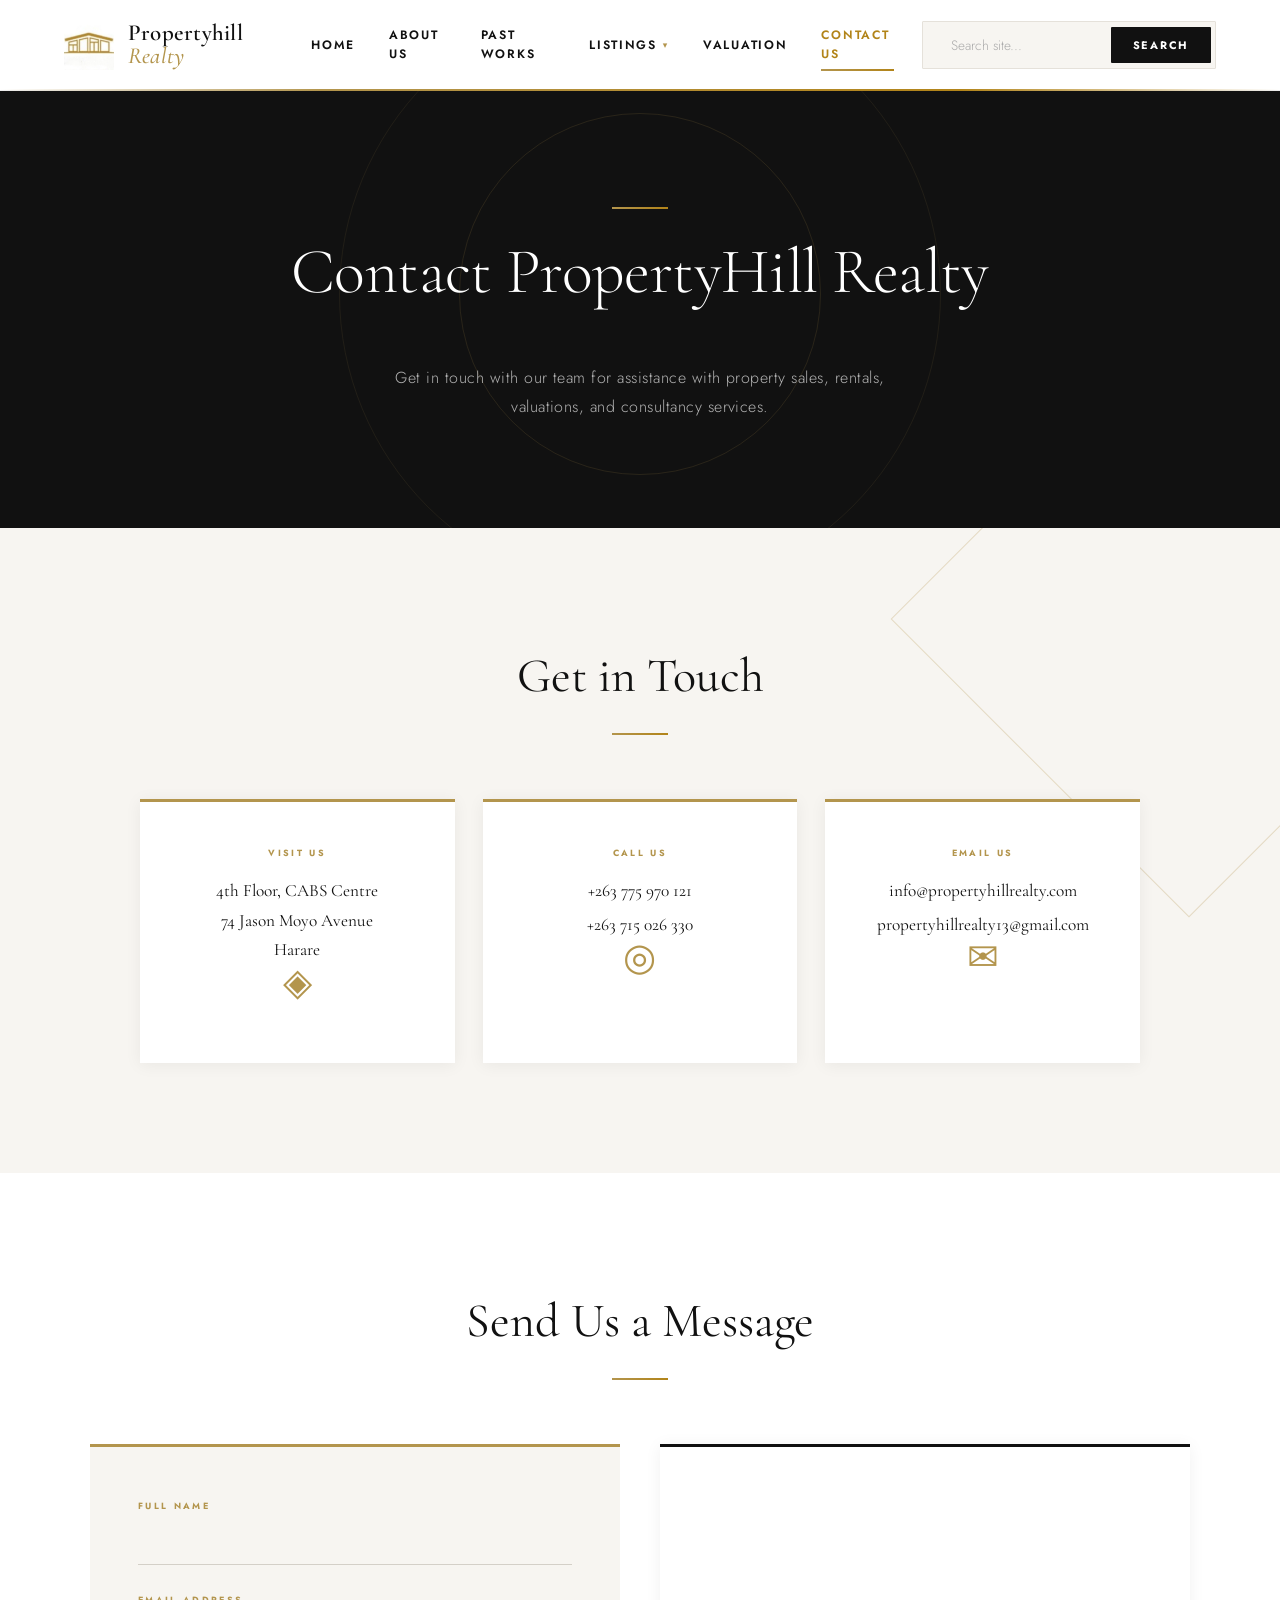
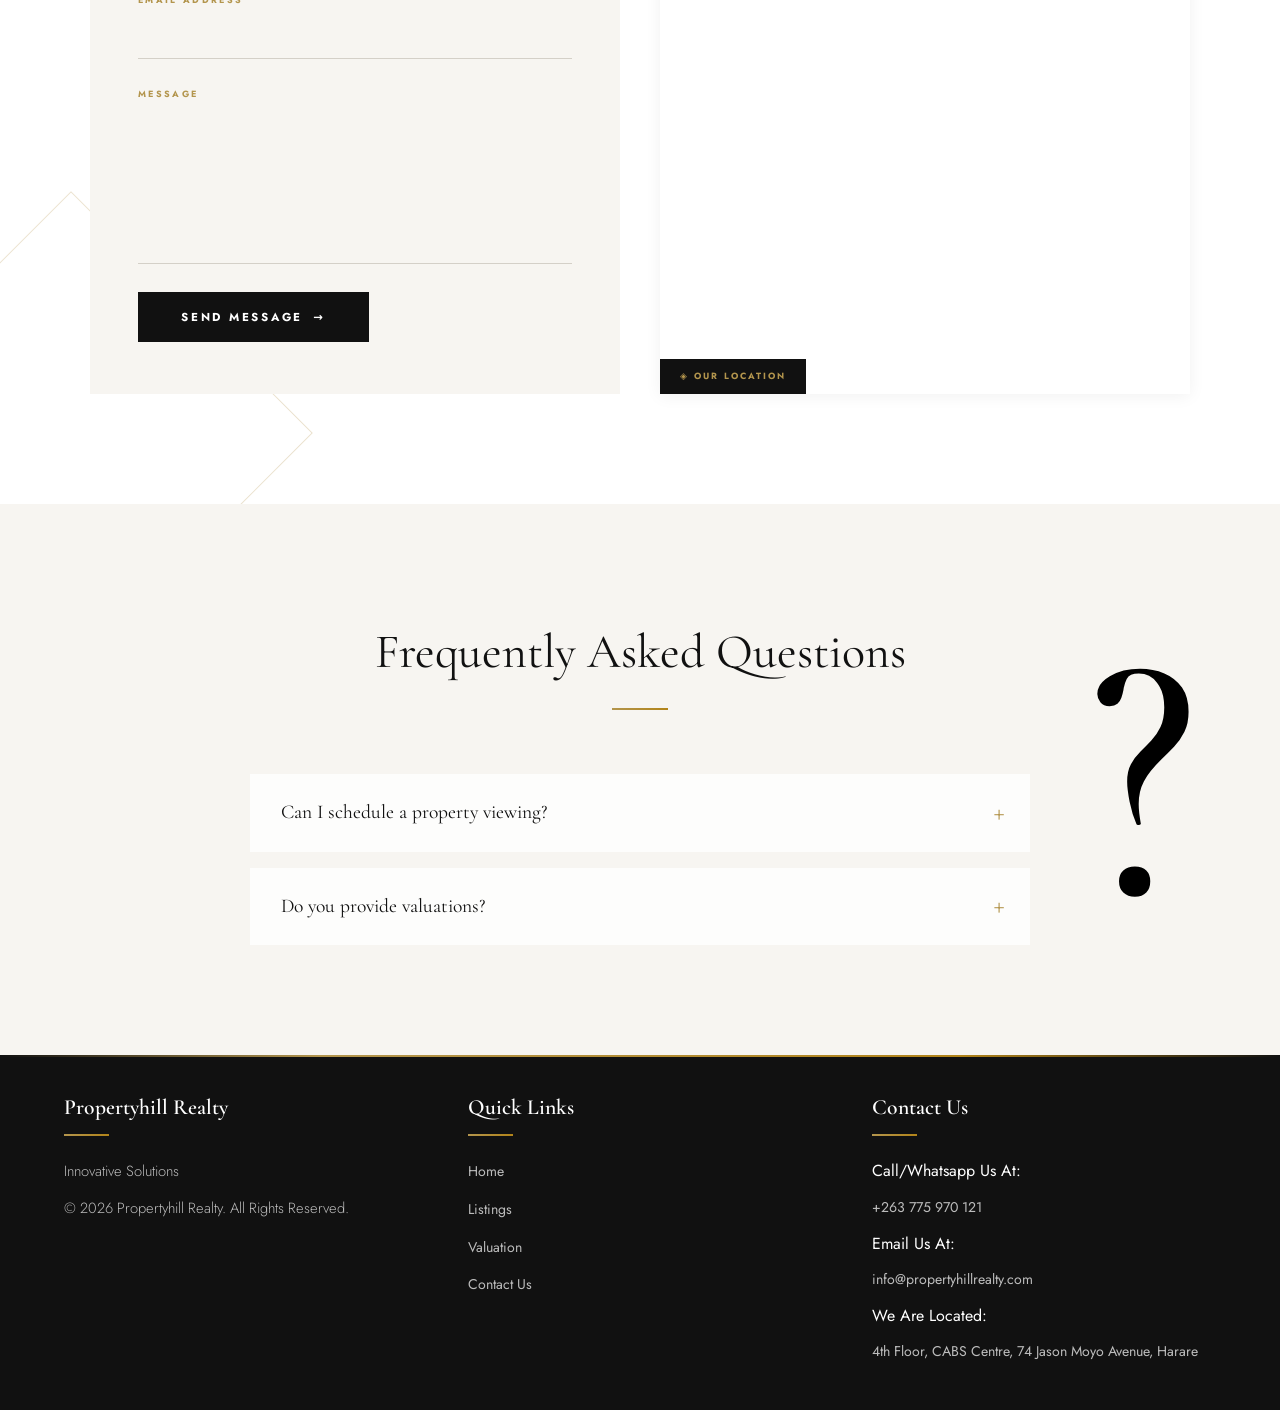
<file: pages/contact.html>
<!DOCTYPE html>
<html lang="en">
    <head>
        <meta charset="UTF-8">
        <meta name="viewport" content="width=device-width, initial-scale=1.0">
        <title>Get in touch</title>
        
        
        <link rel="stylesheet" href="../css/style.css">
        <link rel="stylesheet" href="../css/main/header.css">
        <link rel="stylesheet" href="../css/contact.css">
        <link rel="stylesheet" href="../css/main/footer.css">
    </head>

    <body>
		<!-- Header -->
		<header>
			<nav>
				<div class="logo">
					<a href="../index.html#" class="logo-link">
						<div class="logo-img">
							<img src="../assets/logo.jpeg">
						</div>

						<div class="logo-text">
							Propertyhill <span>Realty</span>
						</div>
					</a>
				</div>

				<ul class="main-nav">
					<li><a href="../index.html#">Home</a></li>

					<li><a href="../pages/about.html">About us</a></li>

					<li><a href="../pages/previous.html">Past Works</a></li>

					<li class="dropdown">
						<span class="drop-trigger">Listings</span>
						<div class="dropdown-menu">
							<a href="../pages/listings.html?type=res&deal=sale">Residential</a>
							<a href="../pages/listings.html?type=com&deal=sale">Commercial</a>
							<a href="../pages/listings.html?type=ind&deal=sale">Industrial</a>
						</div>
					</li>

					<li>
						<a href="../pages/valuation.html">Valuation</a>
					</li>	

					<li>
						<a href="../pages/contact.html" class="active">Contact Us</a>
					</li>
				</ul>
				
				<form class="search-bar" role="search">
				  <input type="search" placeholder="Search site..." />
				  <button type="submit">Search</button>
				</form>
			</nav>
		</header>
        <main>

            <!-- Hero -->
            <section id="contact-hero">
                <h1>Contact PropertyHill Realty</h1>

                <p>
                    Get in touch with our team for assistance with property sales,
                    rentals, valuations, and consultancy services.
                </p>
            </section>

            <!-- Contact Details -->
            <section id="contact-details">
                <h2>Get in Touch</h2>

                <div class="details-grid">

                    <article>
                        <h3>Visit Us</h3>
                        <p>
                            4th Floor, CABS Centre<br>
                            74 Jason Moyo Avenue<br>
                            Harare
                        </p>
                    </article>

                    <article>
                        <h3>Call Us</h3>
                        <p>+263 775 970 121</p>
                        <p>+263 715 026 330</p>
                    </article>

                    <article>
                        <h3>Email Us</h3>
                        <p>info@propertyhillrealty.com</p>
                        <p>propertyhillrealty13@gmail.com</p>
                    </article>

                </div>
            </section>

            <!-- Form + Map -->
            <section id="contact-connect">
                <h2>Send Us a Message</h2>

                <div class="contact-layout">

                    <div class="contact-form">
                        <form>
                            <label for="name">Full Name</label>
                            <input type="text" id="name" required>

                            <label for="email">Email Address</label>
                            <input type="email" id="email" required>

                            <label for="message">Message</label>
                            <textarea id="message" rows="6" required></textarea>

                            <button type="submit">Send Message</button>
                        </form>
                    </div>

                    <div class="contact-map">
                        <iframe
							src="https://www.google.com/maps/embed?pb=!1m18!1m12!1m3!1d949.5445108043032!2d31.050260269574206!3d-17.83028672225725!2m3!1f0!2f0!3f0!3m2!1i1024!2i768!4f13.1!3m3!1m2!1s0x1931a4e67ede4495%3A0xeb8733ccfc7e0612!2sPropertyhill%20Realty!5e0!3m2!1sen!2szw!4v1780395920123!5m2!1sen!2szw"
							width="100%" 
							height="100%" 
							style="border:0;" 
							allowfullscreen="" 
							loading="lazy">
                        </iframe>
                    </div>

                </div>
            </section>

            <!-- FAQ -->
            <section id="contact-faq">
                <h2>Frequently Asked Questions</h2>

                <details>
                    <summary>Can I schedule a property viewing?</summary>
                    <p>Yes, contact us to arrange a viewing.</p>
                </details>

                <details>
                    <summary>Do you provide valuations?</summary>
                    <p>Yes, we offer professional valuation services.</p>
                </details>
            </section>

        </main>
        <!-- Footer -->
		<footer>

			<div>
				<h3>Propertyhill Realty</h3>
				<p>Innovative Solutions</p>
				<p>&copy; 2026 Propertyhill Realty. All Rights Reserved.</p>
			</div>

			<div>
				<h3>Quick Links</h3>

				<ul>
					<li><a href="../index.html#">Home</a></li>
					<li><a href="../pages/listings.html?type=res&deal=sale">Listings</a></li>
					<li><a href="../pages/valuation.html">Valuation</a></li>
					<li><a href="../pages/contact.html">Contact Us</a></li>
				</ul>
			</div>

			<div>
				<h3>Contact Us</h3>

				<span>Call/Whatsapp Us At:</span>
				<p>
					<a href="https://wa.me/263775970121?text=Hi%2C%20I%20am%20interested%20in%20your%20services" target="_blank">+263 775 970 121</a>
				</p>

				<span>Email Us At:</span>
				<p>
					<a href="mailto:info@propertyhillrealty.com">info@propertyhillrealty.com</a>
				</p>

				<span>We Are Located:</span>
				<p>
					<a href="https://maps.google.com/?q=74 Jason Moyo Avenue, Harare" target="_blank">
						4th Floor, CABS Centre, 74 Jason Moyo Avenue, Harare
					</a>
				</p>
			</div>

		</footer>
		<script src="../js/contact.js"></script>
    </body>
</html>
</file>
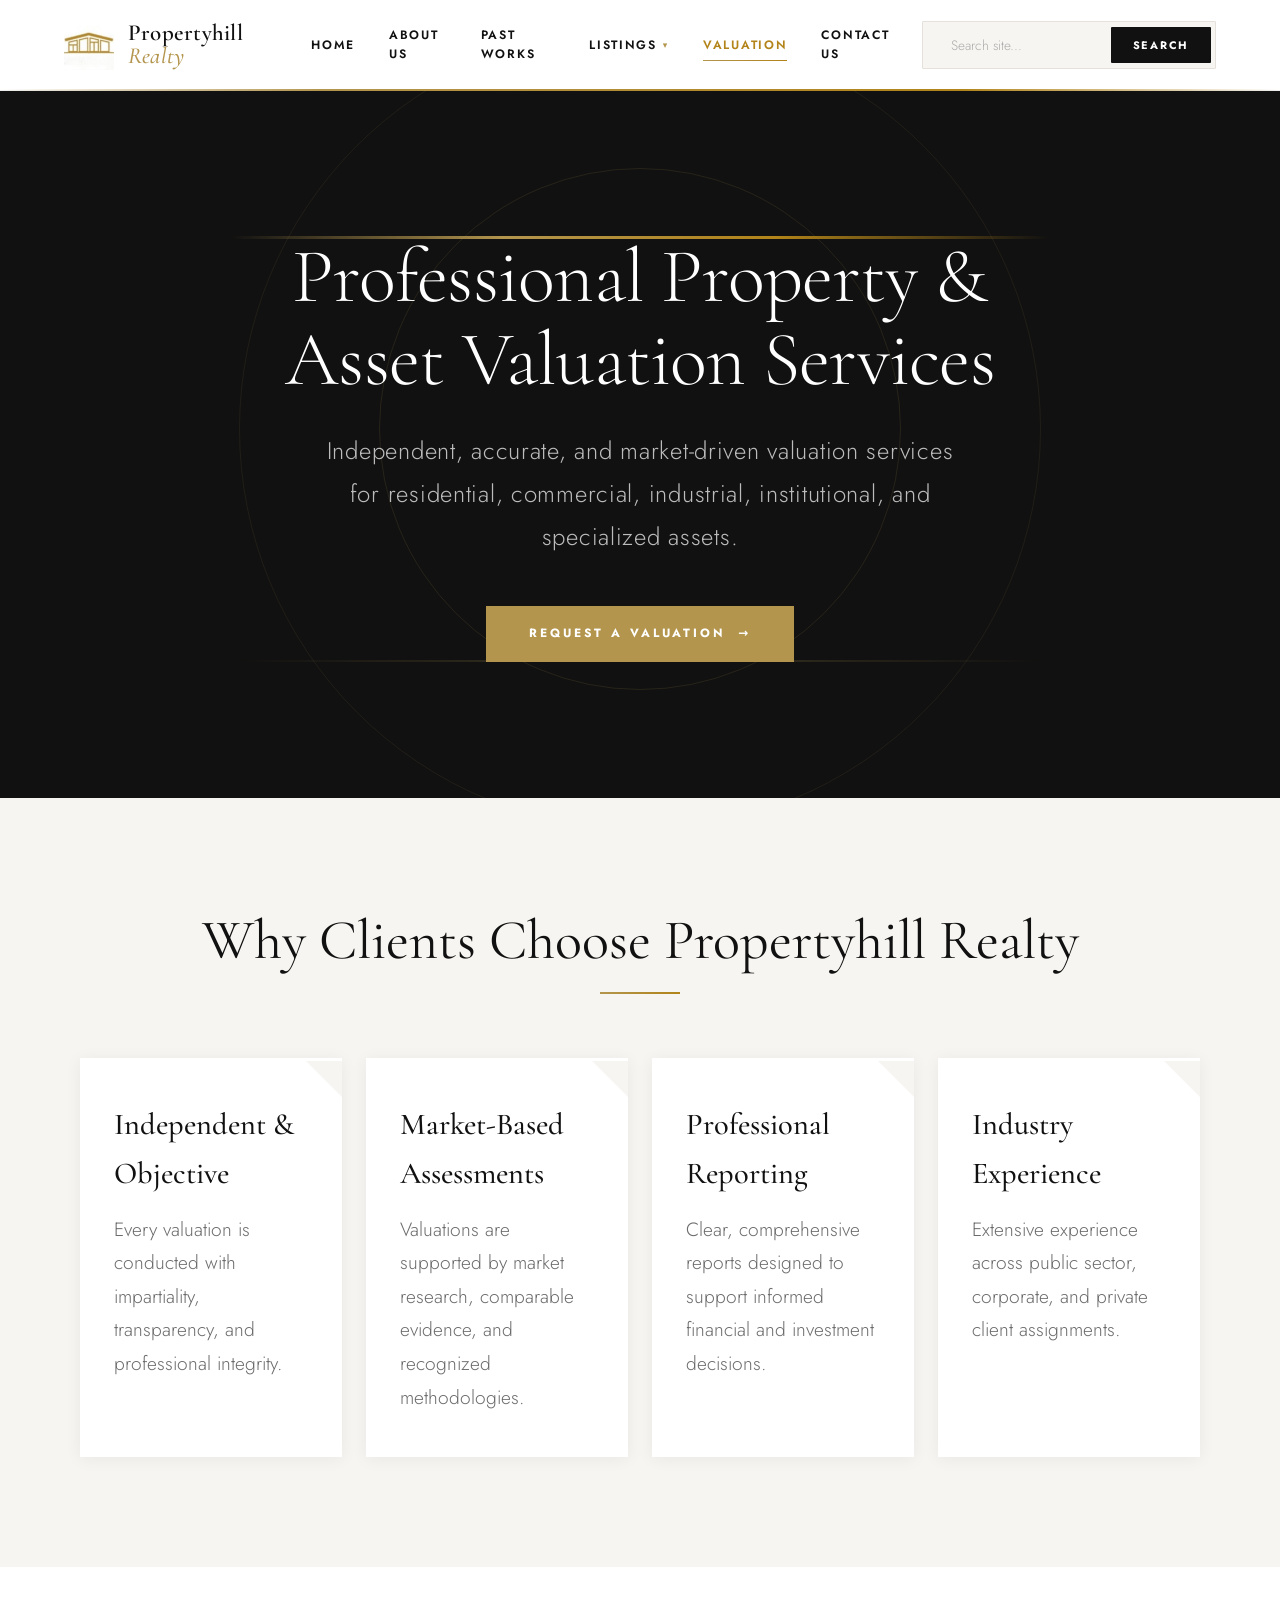
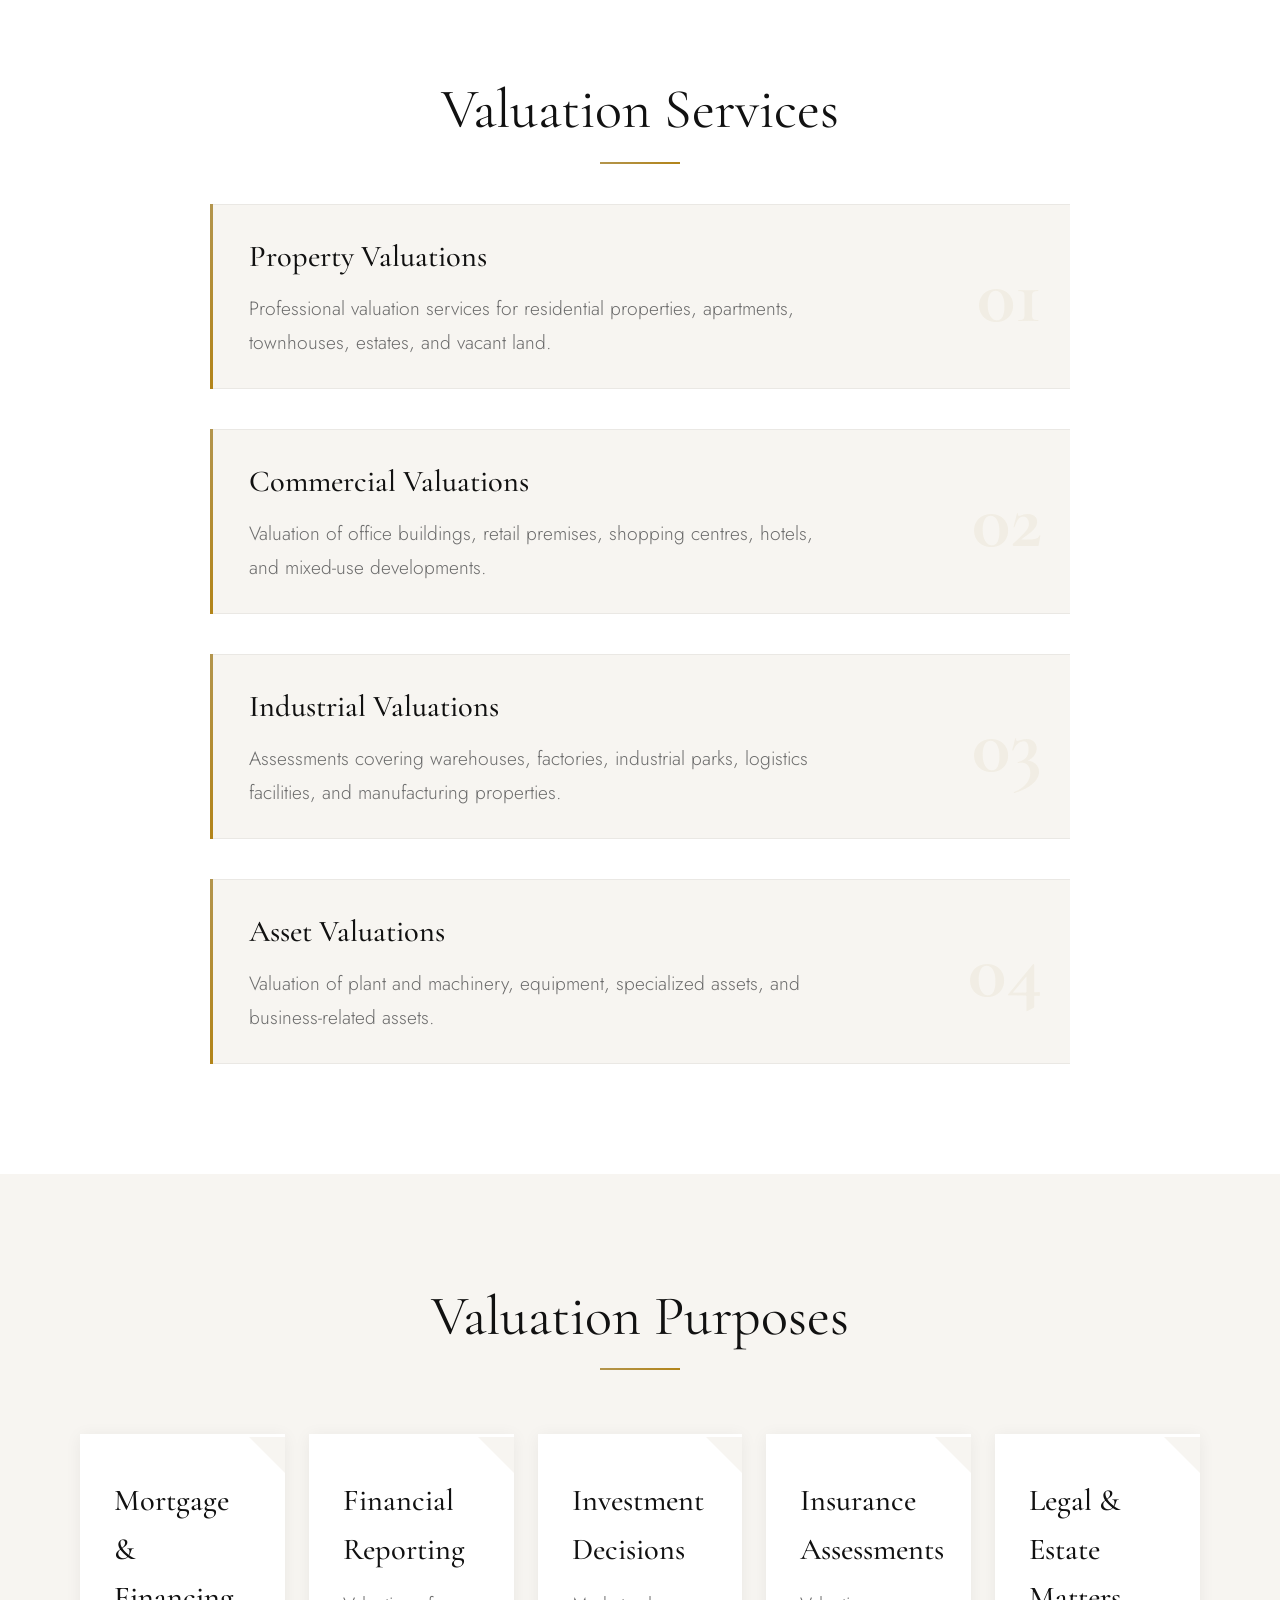
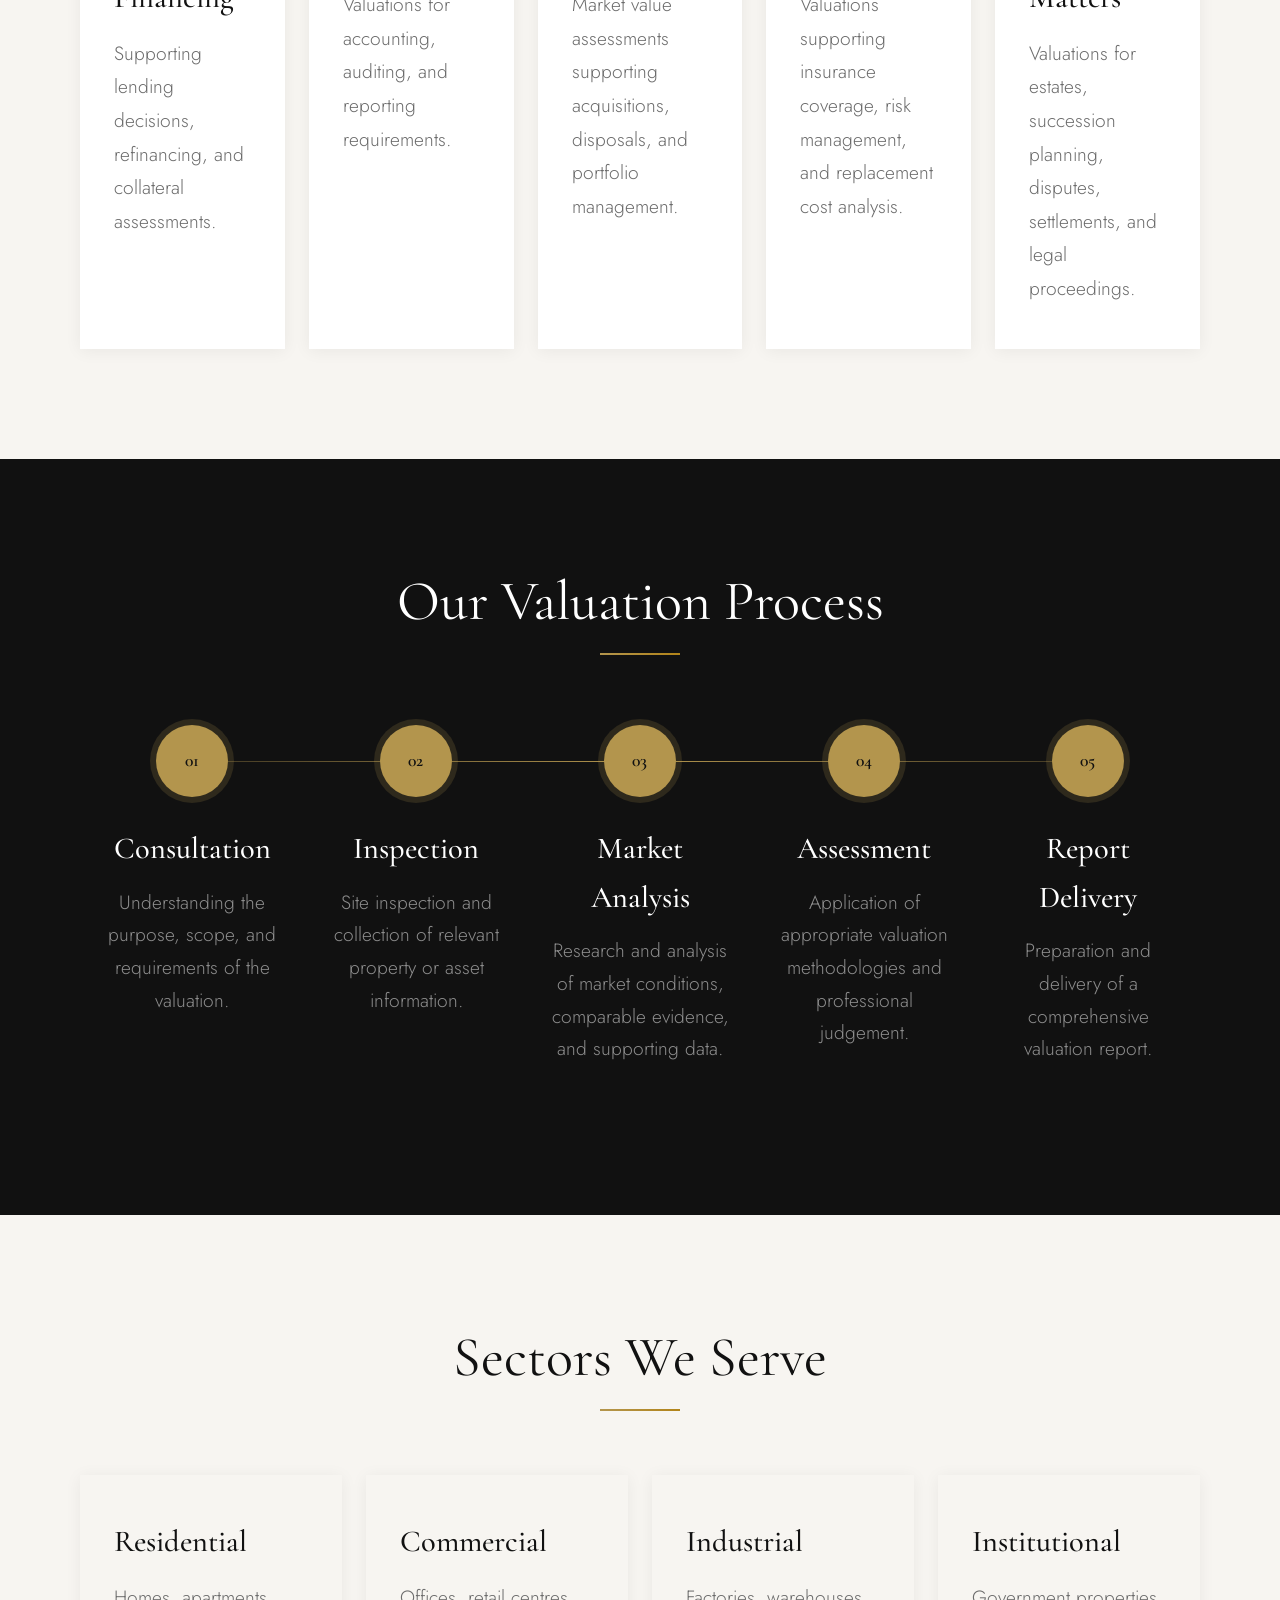
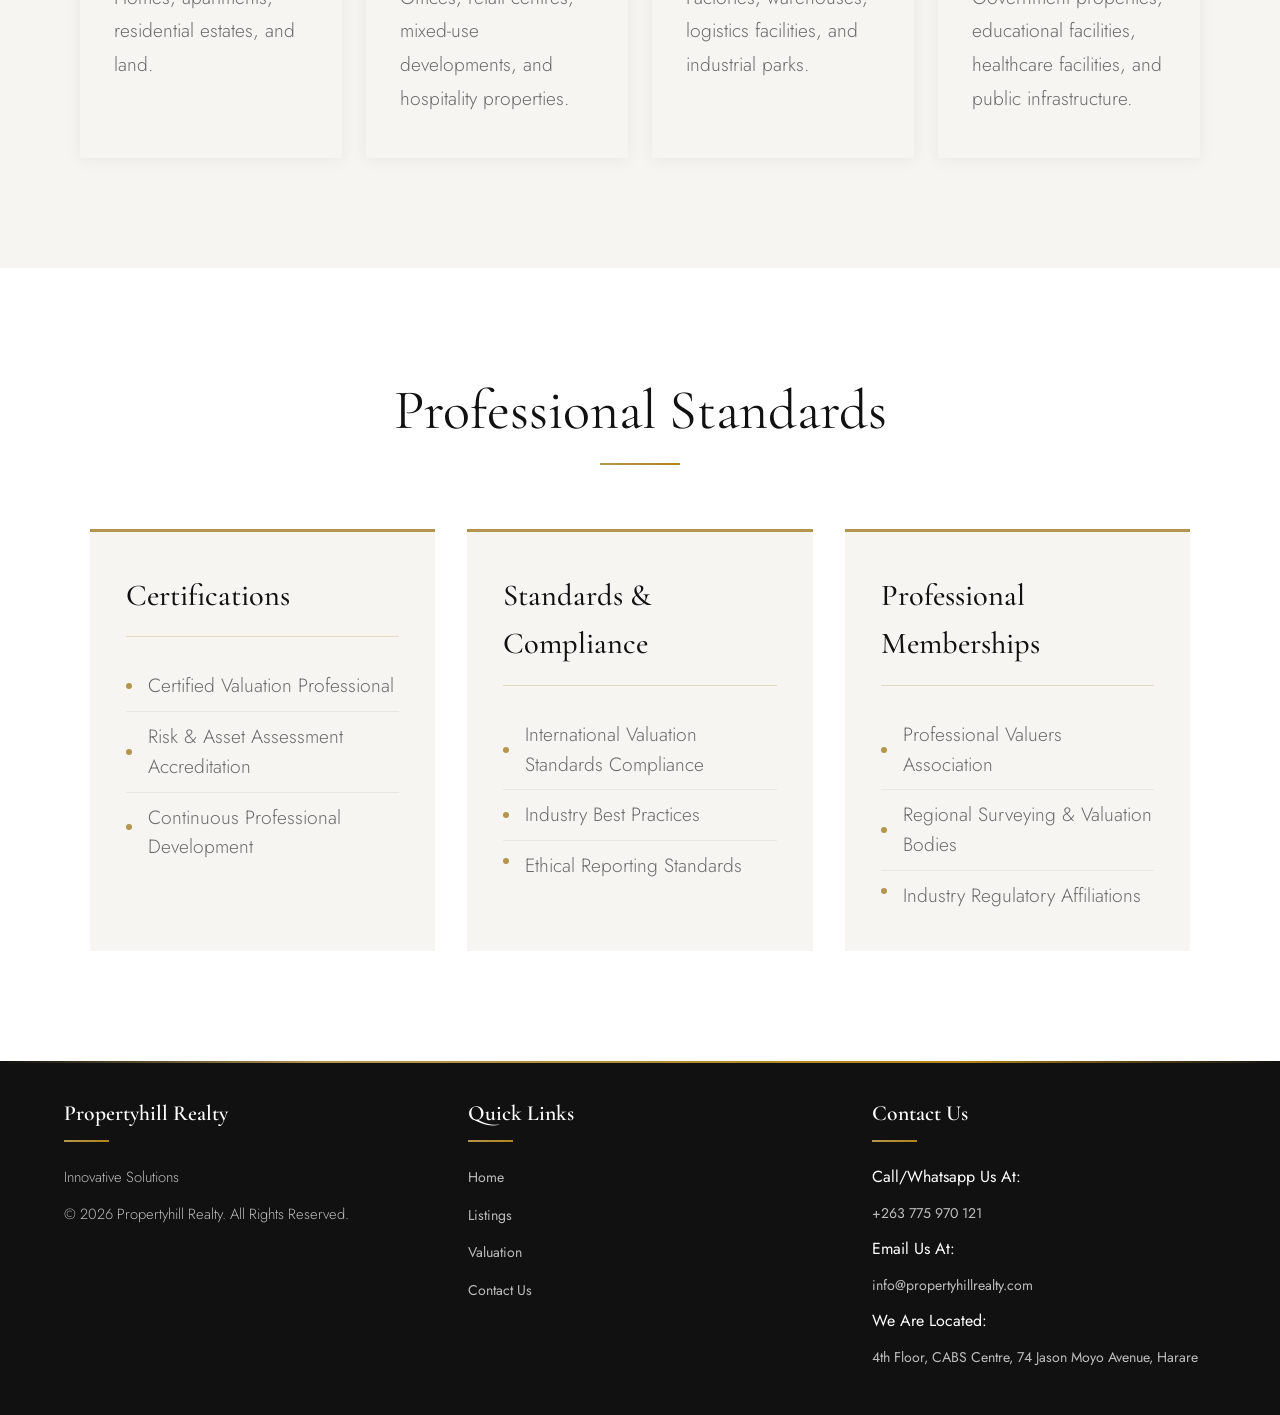
<file: pages/valuation.html>
<!DOCTYPE html>
<html lang="en">
    <head>
        <meta charset="UTF-8">
        <meta name="viewport" content="width=device-width, initial-scale=1.0">
        <title>Property Valuation</title>
        
        
        <link rel="stylesheet" href="../css/style.css">
        <link rel="stylesheet" href="../css/main/header.css">
        <link rel="stylesheet" href="../css/valuation.css">
        <link rel="stylesheet" href="../css/main/footer.css">
    </head>

    <body>
		<!-- Header -->
		<header>
			<nav>
				<div class="logo">
					<a href="../index.html#" class="logo-link">
						<div class="logo-img">
							<img src="../assets/logo.jpeg">
						</div>

						<div class="logo-text">
							Propertyhill <span>Realty</span>
						</div>
					</a>
				</div>

				<ul class="main-nav">
					<li><a href="../index.html#">Home</a></li>

					<li><a href="../pages/about.html">About Us</a></li>

					<li><a href="../pages/previous.html">Past Works</a></li>

					<li class="dropdown">
						<span class="drop-trigger">Listings</span>
						<div class="dropdown-menu">
							<a href="../pages/listings.html?type=res&deal=sale">Residential</a>
							<a href="../pages/listings.html?type=com&deal=sale">Commercial</a>
							<a href="../pages/listings.html?type=ind&deal=sale">Industrial</a>
						</div>
					</li>

					<li>
						<a href="../pages/valuation.html" class="active">Valuation</a>
					</li>	

					<li>
						<a href="../pages/contact.html">Contact Us</a>
					</li>
				</ul>
				
				<form class="search-bar" role="search">
				  <input type="search" placeholder="Search site..." />
				  <button type="submit">Search</button>
				</form>
			</nav>
		</header>

		<main class="valuation-main">

			<!-- HERO -->
			<section class="hero-summary">
				<div class="hero-content">
					<h1>Professional Property & Asset Valuation Services</h1>

					<p>
						Independent, accurate, and market-driven valuation services for
						residential, commercial, industrial, institutional, and specialized assets.
					</p>

					<a href="../pages/contact.html" class="cta-btn">
						Request a Valuation
					</a>
				</div>
			</section>

			<!-- WHY CHOOSE US -->
			<section class="section-block">
				<h2 class="in-view">Why Clients Choose Propertyhill Realty</h2>

				<div class="subgrid">

					<article class="subcard reveal">
						<h3>Independent & Objective</h3>
						<p>
							Every valuation is conducted with impartiality,
							transparency, and professional integrity.
						</p>
					</article>

					<article class="subcard reveal">
						<h3>Market-Based Assessments</h3>
						<p>
							Valuations are supported by market research,
							comparable evidence, and recognized methodologies.
						</p>
					</article>

					<article class="subcard reveal">
						<h3>Professional Reporting</h3>
						<p>
							Clear, comprehensive reports designed to support
							informed financial and investment decisions.
						</p>
					</article>

					<article class="subcard reveal">
						<h3>Industry Experience</h3>
						<p>
							Extensive experience across public sector,
							corporate, and private client assignments.
						</p>
					</article>

				</div>
			</section>

			<!-- SERVICES -->
			<section class="section-block">
				<h2>Valuation Services</h2>

				<div class="service-block">
					<div class="service-content">
						<h3>Property Valuations</h3>

						<p>
							Professional valuation services for residential properties,
							apartments, townhouses, estates, and vacant land.
						</p>
					</div>
				</div>

				<div class="service-block">
					<div class="service-content">
						<h3>Commercial Valuations</h3>

						<p>
							Valuation of office buildings, retail premises,
							shopping centres, hotels, and mixed-use developments.
						</p>
					</div>
				</div>

				<div class="service-block">
					<div class="service-content">
						<h3>Industrial Valuations</h3>

						<p>
							Assessments covering warehouses, factories,
							industrial parks, logistics facilities,
							and manufacturing properties.
						</p>
					</div>
				</div>

				<div class="service-block">
					<div class="service-content">
						<h3>Asset Valuations</h3>

						<p>
							Valuation of plant and machinery,
							equipment, specialized assets,
							and business-related assets.
						</p>
					</div>
				</div>
			</section>

			<!-- PURPOSES -->
			<section class="section-block">
				<h2>Valuation Purposes</h2>

				<div class="subgrid">

					<article class="subcard reveal">
						<h3>Mortgage & Financing</h3>
						<p>
							Supporting lending decisions,
							refinancing, and collateral assessments.
						</p>
					</article>

					<article class="subcard reveal">
						<h3>Financial Reporting</h3>
						<p>
							Valuations for accounting,
							auditing, and reporting requirements.
						</p>
					</article>

					<article class="subcard reveal">
						<h3>Investment Decisions</h3>
						<p>
							Market value assessments supporting
							acquisitions, disposals, and portfolio management.
						</p>
					</article>

					<article class="subcard reveal">
						<h3>Insurance Assessments</h3>
						<p>
							Valuations supporting insurance coverage,
							risk management, and replacement cost analysis.
						</p>
					</article>

					<article class="subcard reveal">
						<h3>Legal & Estate Matters</h3>
						<p>
							Valuations for estates, succession planning,
							disputes, settlements, and legal proceedings.
						</p>
					</article>

				</div>
			</section>

			<!-- PROCESS -->
			<section class="section-block">
				<h2>Our Valuation Process</h2>

				<div class="process-grid">

					<article class="process-card">
						<span class="process-number">01</span>
						<h3>Consultation</h3>

						<p>
							Understanding the purpose,
							scope, and requirements of the valuation.
						</p>
					</article>

					<article class="process-card">
						<span class="process-number">02</span>
						<h3>Inspection</h3>

						<p>
							Site inspection and collection
							of relevant property or asset information.
						</p>
					</article>

					<article class="process-card">
						<span class="process-number">03</span>
						<h3>Market Analysis</h3>

						<p>
							Research and analysis of market conditions,
							comparable evidence, and supporting data.
						</p>
					</article>

					<article class="process-card">
						<span class="process-number">04</span>
						<h3>Assessment</h3>

						<p>
							Application of appropriate valuation
							methodologies and professional judgement.
						</p>
					</article>

					<article class="process-card">
						<span class="process-number">05</span>
						<h3>Report Delivery</h3>

						<p>
							Preparation and delivery of a comprehensive
							valuation report.
						</p>
					</article>

				</div>
			</section>

			<!-- SECTORS -->
			<section class="section-block">
				<h2>Sectors We Serve</h2>

				<div class="subgrid">

					<article class="subcard reveal">
						<h3>Residential</h3>

						<p>
							Homes, apartments,
							residential estates, and land.
						</p>
					</article>

					<article class="subcard reveal">
						<h3>Commercial</h3>

						<p>
							Offices, retail centres,
							mixed-use developments, and hospitality properties.
						</p>
					</article>

					<article class="subcard reveal">
						<h3>Industrial</h3>

						<p>
							Factories, warehouses,
							logistics facilities, and industrial parks.
						</p>
					</article>

					<article class="subcard reveal">
						<h3>Institutional</h3>

						<p>
							Government properties,
							educational facilities,
							healthcare facilities,
							and public infrastructure.
						</p>
					</article>

				</div>
			</section>

			<!-- PROFESSIONAL STANDARDS -->
			<section class="section-block">
				<h2>Professional Standards</h2>

				<div class="standards-grid">

					<div class="standards-column">
						<h3>Certifications</h3>

						<ul>
							<li>Certified Valuation Professional</li>
							<li>Risk & Asset Assessment Accreditation</li>
							<li>Continuous Professional Development</li>
						</ul>
					</div>

					<div class="standards-column">
						<h3>Standards & Compliance</h3>

						<ul>
							<li>International Valuation Standards Compliance</li>
							<li>Industry Best Practices</li>
							<li>Ethical Reporting Standards</li>
						</ul>
					</div>

					<div class="standards-column">
						<h3>Professional Memberships</h3>

						<ul>
							<li>Professional Valuers Association</li>
							<li>Regional Surveying & Valuation Bodies</li>
							<li>Industry Regulatory Affiliations</li>
						</ul>
					</div>

				</div>
			</section>

		</main>

        <!-- Footer -->
		<footer>

			<div>
				<h3>Propertyhill Realty</h3>
				<p>Innovative Solutions</p>
				<p>&copy; 2026 Propertyhill Realty. All Rights Reserved.</p>
			</div>

			<div>
				<h3>Quick Links</h3>

				<ul>
					<li><a href="../index.html#">Home</a></li>
					<li><a href="../pages/listings.html?type=res&deal=sale">Listings</a></li>
					<li><a href="../pages/valuation.html">Valuation</a></li>
					<li><a href="../pages/contact.html">Contact Us</a></li>
				</ul>
			</div>

			<div>
				<h3>Contact Us</h3>

				<span>Call/Whatsapp Us At:</span>
				<p>
					<a href="https://wa.me/263775970121?text=Hi%2C%20I%20am%20interested%20in%20your%20services" target="_blank">+263 775 970 121</a>
				</p>

				<span>Email Us At:</span>
				<p>
					<a href="mailto:info@propertyhillrealty.com">info@propertyhillrealty.com</a>
				</p>

				<span>We Are Located:</span>
				<p>
					<a href="https://maps.google.com/?q=74 Jason Moyo Avenue, Harare" target="_blank">
						4th Floor, CABS Centre, 74 Jason Moyo Avenue, Harare
					</a>
				</p>
			</div>

		</footer>
		<script>
		let lastScrollY = window.scrollY;
		const header = document.querySelector("header");

		window.addEventListener("scroll", () => {
			const currentScrollY = window.scrollY;

			// shadow effect after slight scroll
			if (currentScrollY > 50) {
				header.classList.add("scrolled");
			} else {
				header.classList.remove("scrolled");
			}

			// hide/show logic
			if (currentScrollY > lastScrollY && currentScrollY > 100) {
				header.classList.add("hide"); // scrolling down
			} else {
				header.classList.remove("hide"); // scrolling up
			}

			lastScrollY = currentScrollY;
		});
		</script>
		<script src="../js/valuation.js"></script>
    </body>
</html>
</file>
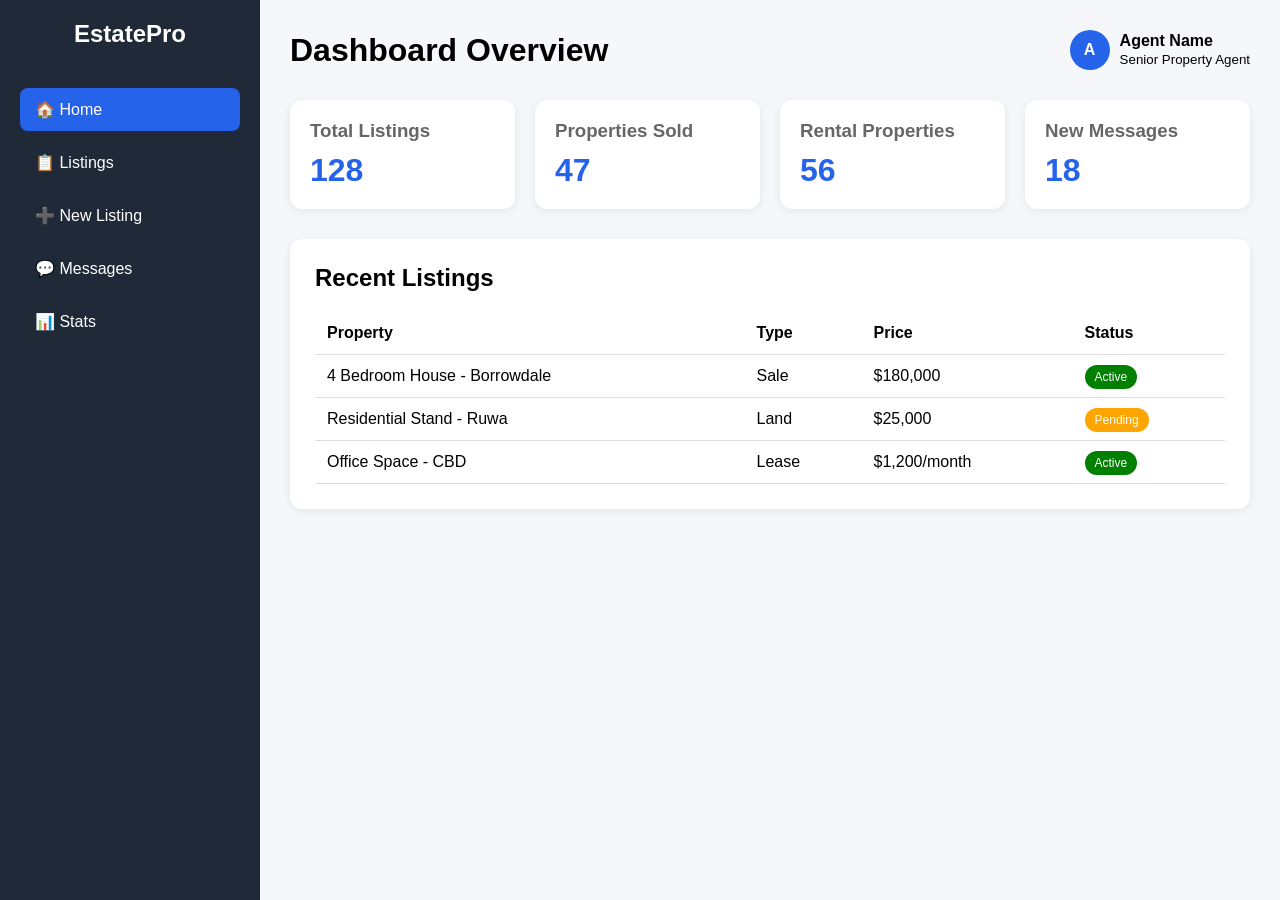
<file: pages/internal/dash.html>
<!DOCTYPE html>
<html lang="en">
<head>
<meta charset="UTF-8">
<meta name="viewport" content="width=device-width, initial-scale=1.0">
<title>Real Estate Dashboard</title>

<style>
*{
    margin:0;
    padding:0;
    box-sizing:border-box;
    font-family:Arial, sans-serif;
}

body{
    display:flex;
    min-height:100vh;
    background:#f5f7fa;
}

/* Sidebar */
.sidebar{
    width:260px;
    background:#1f2937;
    color:white;
    padding:20px;
}

.logo{
    font-size:24px;
    font-weight:bold;
    margin-bottom:40px;
    text-align:center;
}

.nav-links{
    list-style:none;
}

.nav-links li{
    margin-bottom:10px;
}

.nav-links a{
    display:block;
    color:white;
    text-decoration:none;
    padding:12px 15px;
    border-radius:8px;
    transition:.3s;
}

.nav-links a:hover,
.nav-links a.active{
    background:#2563eb;
}

/* Main Content */
.main-content{
    flex:1;
    padding:30px;
}

.topbar{
    display:flex;
    justify-content:space-between;
    align-items:center;
    margin-bottom:30px;
}

.user-info{
    display:flex;
    align-items:center;
    gap:10px;
}

.avatar{
    width:40px;
    height:40px;
    border-radius:50%;
    background:#2563eb;
    display:flex;
    align-items:center;
    justify-content:center;
    color:white;
    font-weight:bold;
}

/* Dashboard Cards */
.cards{
    display:grid;
    grid-template-columns:repeat(auto-fit,minmax(220px,1fr));
    gap:20px;
    margin-bottom:30px;
}

.card{
    background:white;
    padding:20px;
    border-radius:12px;
    box-shadow:0 2px 10px rgba(0,0,0,.08);
}

.card h3{
    color:#666;
    margin-bottom:10px;
}

.card .number{
    font-size:32px;
    font-weight:bold;
    color:#2563eb;
}

/* Sections */
.section{
    background:white;
    padding:25px;
    border-radius:12px;
    box-shadow:0 2px 10px rgba(0,0,0,.08);
}

.section h2{
    margin-bottom:20px;
}

/* Listings Table */
table{
    width:100%;
    border-collapse:collapse;
}

table th,
table td{
    padding:12px;
    text-align:left;
    border-bottom:1px solid #ddd;
}

.status{
    padding:5px 10px;
    border-radius:20px;
    font-size:12px;
    color:white;
}

.active-status{
    background:green;
}

.pending-status{
    background:orange;
}

@media(max-width:768px){
    body{
        flex-direction:column;
    }

    .sidebar{
        width:100%;
    }
}
</style>
</head>
<body>

<!-- Sidebar -->
<aside class="sidebar">
    <div class="logo">EstatePro</div>

    <ul class="nav-links">
        <li><a href="dash.html" class="active">🏠 Home</a></li>
        <li><a href="/pages/internal/listings.html">📋 Listings</a></li>
        <li><a href="../internal/newlisting.html">➕ New Listing</a></li>
        <li><a href="messages.html">💬 Messages</a></li>
        <li><a href="stats.html">📊 Stats</a></li>
    </ul>
</aside>

<!-- Main Content -->
<main class="main-content">

    <!-- Topbar -->
    <div class="topbar">
        <h1>Dashboard Overview</h1>

        <div class="user-info">
            <div class="avatar">A</div>
            <div>
                <strong>Agent Name</strong><br>
                <small>Senior Property Agent</small>
            </div>
        </div>
    </div>

    <!-- Summary Cards -->
    <div class="cards">

        <div class="card">
            <h3>Total Listings</h3>
            <div class="number">128</div>
        </div>

        <div class="card">
            <h3>Properties Sold</h3>
            <div class="number">47</div>
        </div>

        <div class="card">
            <h3>Rental Properties</h3>
            <div class="number">56</div>
        </div>

        <div class="card">
            <h3>New Messages</h3>
            <div class="number">18</div>
        </div>

    </div>

    <!-- Recent Listings -->
    <div class="section">
        <h2>Recent Listings</h2>

        <table>
            <thead>
                <tr>
                    <th>Property</th>
                    <th>Type</th>
                    <th>Price</th>
                    <th>Status</th>
                </tr>
            </thead>

            <tbody>
                <tr>
                    <td>4 Bedroom House - Borrowdale</td>
                    <td>Sale</td>
                    <td>$180,000</td>
                    <td>
                        <span class="status active-status">
                            Active
                        </span>
                    </td>
                </tr>

                <tr>
                    <td>Residential Stand - Ruwa</td>
                    <td>Land</td>
                    <td>$25,000</td>
                    <td>
                        <span class="status pending-status">
                            Pending
                        </span>
                    </td>
                </tr>

                <tr>
                    <td>Office Space - CBD</td>
                    <td>Lease</td>
                    <td>$1,200/month</td>
                    <td>
                        <span class="status active-status">
                            Active
                        </span>
                    </td>
                </tr>
            </tbody>
        </table>

    </div>

</main>

</body>
</html>
</file>
<file: css/style.css>
/* RESET */
* {
    margin: 0;
    padding: 0;
    box-sizing: border-box;
}

/* BODY */
body {
    font-family: Arial, sans-serif;
    background: #f5f5f5;
    color: #222;
    line-height: 1.6;
}

/* MAIN CONTAINER */
main {
    max-width: 100%;
    margin: 0;
	padding: 0;
}

/* LINKS */
a {
    text-decoration: none;
    color: inherit;
}

/* HEADINGS */
h1, h2, h3 {
    margin-bottom: 10px;
}

/* BUTTONS */
button {
    padding: 10px 15px;
    border: none;
    background: #111;
    color: white;
    cursor: pointer;
}

button:hover {
    background: #333;
}
</file>
<file: css/main/header.css>
/* ══════════════════════════════════════════════════════════════
   PROPERTYHILL REALTY — HEADER / NAVBAR CSS
   Palette: #FFFFFF · #111111 · #B3954D · #B28419
   Fonts:   Cormorant Garamond (display) · Jost (body)
══════════════════════════════════════════════════════════════ */

@import url('https://fonts.googleapis.com/css2?family=Cormorant+Garamond:ital,wght@0,400;0,500;0,600;1,400;1,500&family=Jost:wght@300;400;500;600;700&display=swap');

:root {
  --gold:        #B3954D;
  --gold-dark:   #B28419;
  --gold-border: rgba(179,149,77,0.28);
  --black:       #111111;
  --white:       #FFFFFF;
  --off-white:   #F7F5F1;
  --muted-lt:    #AAAAAA;

  --font-display: 'Cormorant Garamond', Georgia, serif;
  --font-body:    'Jost', system-ui, sans-serif;

  --shadow-sm: 0 4px 24px rgba(17,17,17,0.08);
  --shadow-md: 0 10px 30px rgba(17,17,17,0.10);
  --ease:      cubic-bezier(0.22, 1, 0.36, 1);
}

@keyframes fadeIn {
  from { opacity: 0; }
  to   { opacity: 1; }
}


/* ══════════════════════════════════════════════════════════════
   §1  HEADER WRAPPER
══════════════════════════════════════════════════════════════ */
header {
  width: 100%;
  background: var(--white);
  position: fixed;
  top: 0;
  left: 0;
  z-index: 1000;
  transition: transform 0.5s var(--ease), box-shadow 0.4s ease;
  animation: fadeIn 0.5s var(--ease) both;
}

/* Hidden on scroll-down */
header.hide {
  transform: translateY(-100%);
}

/* Shadow + slight compression on scroll */
header.scrolled {
  box-shadow: var(--shadow-sm);
}
header.scrolled nav {
  padding: 11px 5%;
}


/* ══════════════════════════════════════════════════════════════
   §2  NAVBAR
══════════════════════════════════════════════════════════════ */
nav {
  display: flex;
  justify-content: space-between;
  align-items: center;
  padding: 18px 5%;
  background: var(--white);
  gap: 28px;
  position: relative;
  transition: padding 0.4s var(--ease);
}

/* Hairline + permanent gold accent line — replaces the flat black border */
nav::after {
  content: "";
  position: absolute;
  left: 0;
  right: 0;
  bottom: 0;
  height: 2px;
  background: linear-gradient(90deg,
    transparent 0%,
    var(--gold) 25%,
    var(--gold-dark) 75%,
    transparent 100%
  );
}
nav::before {
  content: "";
  position: absolute;
  left: 0;
  right: 0;
  bottom: 0;
  height: 1px;
  background: rgba(17, 17, 17, 0.07);
}


/* ══════════════════════════════════════════════════════════════
   §3  LOGO
══════════════════════════════════════════════════════════════ */
.logo {
  display: flex;
  align-items: center;
}

.logo-link {
  display: flex;
  align-items: center;
  gap: 14px;
  text-decoration: none;
}

.logo-img {
  width: 50px;
  height: 50px;
  flex-shrink: 0;
  transition: transform 0.45s var(--ease);
}
.logo-img img {
  width: 100%;
  height: 100%;
  object-fit: cover;
  display: block;
}
.logo-link:hover .logo-img {
  transform: scale(1.06);
}

/* Wordmark — serif display font for a refined, editorial feel */
.logo-text {
  font-family: var(--font-display);
  font-size: 23px;
  font-weight: 600;
  color: var(--black);
  letter-spacing: 0.01em;
  line-height: 1;
  transition: color 0.3s ease;
}

/* Gold italic accent */
.logo-text span {
  font-style: italic;
  font-weight: 500;
  color: var(--gold);
  transition: color 0.3s ease;
}

.logo-link:hover .logo-text { color: var(--black); }
.logo-link:hover .logo-text span { color: var(--gold-dark); }


/* ══════════════════════════════════════════════════════════════
   §4  NAV LINKS
══════════════════════════════════════════════════════════════ */
nav ul {
  display: flex;
  align-items: center;
  gap: 34px;
  list-style: none;
  margin: 0;
  padding: 0;
}

nav ul li {
  position: relative;
}

nav ul li a {
  font-family: var(--font-body);
  font-size: 0.76rem;
  font-weight: 600;
  letter-spacing: 0.14em;
  text-transform: uppercase;
  color: var(--black);
  text-decoration: none;
  padding: 8px 0;
  position: relative;
  display: inline-block;
  transition: color 0.35s ease;
}

/* Animated gold underline — draws in on hover */
nav ul li a::after {
  content: "";
  position: absolute;
  left: 0;
  bottom: 2px;
  width: 0;
  height: 1.5px;
  background: linear-gradient(90deg, var(--gold), var(--gold-dark));
  transition: width 0.4s var(--ease);
}

nav ul li a:hover { color: var(--gold-dark); }
nav ul li a:hover::after { width: 100%; }

/* Optional persistent state — add class="active" to current page link */
nav ul li a.active { color: var(--gold-dark); }
nav ul li a.active::after { width: 100%; }
nav ul li.dropdown.active > .drop-trigger { color: var(--gold-dark); }
nav ul li.dropdown.active > .drop-trigger::after { width: 100%; }
/* ══════════════════════════════════════════════════════════════
   §5  DROPDOWN
══════════════════════════════════════════════════════════════ */
.dropdown {
  position: relative;
  cursor: pointer;
}

.drop-trigger {
  font-family: var(--font-body);
  font-size: 0.76rem;
  font-weight: 600;
  letter-spacing: 0.14em;
  text-transform: uppercase;
  color: var(--black);
  display: inline-flex;
  align-items: center;
  gap: 6px;
  padding: 8px 0;
  transition: color 0.35s ease;
}

/* Chevron — rotates open on hover */
.drop-trigger::after {
  content: "▾";
  font-size: 9px;
  color: var(--gold);
  transition: transform 0.4s var(--ease), color 0.3s ease;
}

.dropdown:hover .drop-trigger { color: var(--gold-dark); }
.dropdown:hover .drop-trigger::after {
  transform: rotate(180deg);
  color: var(--gold-dark);
}

/* Menu panel — flush against trigger (no gap, so hover stays continuous) */
.dropdown-menu {
  position: absolute;
  top: 100%;
  left: 0;
  background: var(--white);
  min-width: 190px;
  border: 1px solid rgba(17,17,17,0.07);
  border-top: 2px solid var(--gold);
  box-shadow: var(--shadow-md);
  display: flex;
  flex-direction: column;
  padding: 10px 0;
  opacity: 0;
  visibility: hidden;
  transform: translateY(6px);
  transition: opacity 0.4s var(--ease), transform 0.4s var(--ease), visibility 0.4s;
  z-index: 999;
}

.dropdown:hover .dropdown-menu {
  opacity: 1;
  visibility: visible;
  transform: translateY(0);
}

.dropdown-menu a {
  padding: 11px 22px;
  font-family: var(--font-body);
  font-size: 0.85rem;
  font-weight: 400;
  color: var(--black);
  text-decoration: none;
  white-space: nowrap;
  transition: color 0.3s ease, background 0.3s ease, padding-left 0.3s ease;
}

.dropdown-menu a:hover {
  background: var(--off-white);
  color: var(--gold-dark);
  padding-left: 27px;
}


/* ══════════════════════════════════════════════════════════════
   §6  SEARCH BAR — pill style, matches the homepage hero search
══════════════════════════════════════════════════════════════ */
.search-bar {
  display: flex;
  align-items: center;
  background: var(--off-white);
  border: 1px solid #E5E1DA;
  border-radius: 1px;
  padding: 4px 4px 4px 18px;
  transition: border-color 0.3s ease, box-shadow 0.3s ease;
}

.search-bar:focus-within {
  border-color: var(--gold);
  box-shadow: 0 0 0 3px rgba(179, 149, 77, 0.15);
}

.search-bar input[type="search"] {
  border: none;
  background: transparent;
  padding: 9px 10px;
  font-family: var(--font-body);
  font-size: 0.85rem;
  font-weight: 300;
  color: var(--black);
  outline: none;
  width: 170px;
  transition: width 0.35s var(--ease);
}
.search-bar input[type="search"]::placeholder {
  color: var(--muted-lt);
}
.search-bar input[type="search"]:focus {
  width: 200px;
}

.search-bar button {
  padding: 10px 22px;
  border: none;
  border-radius: 1px;
  background: var(--black);
  color: var(--white);
  font-family: var(--font-body);
  font-size: 0.68rem;
  font-weight: 700;
  letter-spacing: 0.16em;
  text-transform: uppercase;
  cursor: pointer;
  transition: background 0.4s var(--ease), transform 0.3s ease;
  flex-shrink: 0;
}
.search-bar button:hover {
  background: var(--gold);
  transform: translateY(-1px);
}
/* ══════════════════════════════════════════════════════════════
   §7  Account Login
══════════════════════════════════════════════════════════════ */
/* ==========================================================
   ACCOUNT LOGIN DROPDOWN
   Styled to match existing dropdown design language
========================================================== */

.account-container{
    position:relative;
}

.account-btn{
    font-family: var(--font-body);
    font-size: 0.75rem;
    font-weight: 600;
    letter-spacing: 0.14em;
    text-transform: uppercase;

    background: var(--white);
    color: var(--black);

    border: none;
    cursor: pointer;

    display: inline-flex;
    align-items: center;
    gap: 6px;

    padding: 8px 2px;

    transition: color 0.35s ease;
}

.account-btn:hover{
    color:var(--gold-dark);
}


.login-dropdown{
    position:absolute;
    top:100%;
    right:0;

    width:290px;

    background:var(--white);

    border:1px solid rgba(17,17,17,0.07);
    border-top:2px solid var(--gold);

    box-shadow:var(--shadow-md);

    padding:18px;

    opacity:0;
    visibility:hidden;
    transform:translateY(6px);

    transition:
        opacity 0.4s var(--ease),
        transform 0.4s var(--ease),
        visibility 0.4s;

    z-index:999;
}

.login-dropdown.show{
    opacity:1;
    visibility:visible;
    transform:translateY(0);
}

.login-dropdown h3{
    margin-bottom:14px;

    font-family:var(--font-body);
    font-size:0.8rem;
    font-weight:600;

    letter-spacing:0.12em;
    text-transform:uppercase;

    color:var(--black);
}

.login-dropdown form{
    display:flex;
    flex-direction:column;
    gap:12px;
}

.login-dropdown input{
    width:100%;

    padding:11px 14px;

    border:1px solid rgba(17,17,17,0.12);
    background:var(--white);
    color:var(--black);

    font-family:var(--font-body);
    font-size:0.85rem;

    transition:
        border-color 0.3s ease,
        background 0.3s ease;
}

.login-dropdown input::placeholder{
    color:rgba(17,17,17,0.45);
}

.login-dropdown input:focus{
    outline:none;
    border-color:var(--gold);
    background:var(--off-white);
}

.login-dropdown button[type="submit"]{
    width:100%;

    padding:12px;

    border:none;

    background:var(--gold);
    color:var(--black);

    font-family:var(--font-body);
    font-size:0.76rem;
    font-weight:600;

    letter-spacing:0.14em;
    text-transform:uppercase;

    cursor:pointer;

    transition:
        background 0.35s var(--ease),
        color 0.35s var(--ease);
}

.login-dropdown button[type="submit"]:hover{
    background:var(--gold-dark);
    color:var(--white);
}
/* ══════════════════════════════════════════════════════════════
   §7  RESPONSIVE
══════════════════════════════════════════════════════════════ */
@media (max-width: 1080px) {
  nav ul { gap: 22px; }
  .search-bar input[type="search"] { width: 130px; }
}

@media (max-width: 900px) {
  nav {
    flex-wrap: wrap;
    justify-content: center;
    padding: 16px 5%;
    gap: 16px;
  }
  nav ul {
    justify-content: center;
    flex-wrap: wrap;
    gap: 18px 26px;
  }
  .search-bar {
    width: 100%;
    justify-content: center;
  }
  .search-bar input[type="search"] {
    flex: 1;
    width: auto;
  }
  header.scrolled nav { padding: 14px 5%; }
}

@media (max-width: 480px) {
  .logo-text { font-size: 19px; }
  .logo-img { width: 42px; height: 42px; }
  nav ul li a,
  .drop-trigger {
    font-size: 0.7rem;
    letter-spacing: 0.10em;
  }
  .search-bar button { padding: 10px 16px; }
}
</file>
<file: css/contact.css>
/* ══════════════════════════════════════════════════════════════
   PROPERTYHILL REALTY — CONTACT PAGE CSS
   Palette: #FFFFFF · #111111 · #B3954D · #B28419
   Fonts:   Cormorant Garamond (display) · Jost (body)
══════════════════════════════════════════════════════════════ */

@import url('https://fonts.googleapis.com/css2?family=Cormorant+Garamond:ital,wght@0,300;0,400;0,500;0,600;0,700;1,300;1,400;1,600&family=Jost:wght@300;400;500;600;700&display=swap');

:root {
  --gold:        #B3954D;
  --gold-dark:   #B28419;
  --gold-subtle: rgba(179,149,77,0.10);
  --gold-border: rgba(179,149,77,0.28);
  --black:       #111111;
  --white:       #FFFFFF;
  --off-white:   #F7F5F1;
  --muted:       #6B6B6B;
  --muted-lt:    #AAAAAA;

  --font-display: 'Cormorant Garamond', Georgia, serif;
  --font-body:    'Jost', system-ui, sans-serif;

  --shadow-sm:   0 2px 16px rgba(17,17,17,0.06);
  --shadow-md:   0 8px 40px rgba(17,17,17,0.10);
  --shadow-gold: 0 8px 32px rgba(179,149,77,0.28);
  --ease:        cubic-bezier(0.22, 1, 0.36, 1);
}

/* ── Keyframes ───────────────────────────────────────────── */
@keyframes fadeUp {
  from { opacity: 0; transform: translateY(36px); }
  to   { opacity: 1; transform: translateY(0); }
}
@keyframes fadeIn {
  from { opacity: 0; }
  to   { opacity: 1; }
}
@keyframes drawLine {
  from { width: 0; opacity: 0; }
  to   { width: 56px; opacity: 1; }
}
@keyframes rotateSlow {
  to { transform: translate(-50%,-50%) rotate(360deg); }
}

/* ── Scroll-reveal ───────────────────────────────────────── */
.reveal {
  opacity: 0;
  transform: translateY(40px);
  transition: opacity 0.9s var(--ease), transform 0.9s var(--ease);
}
.reveal.from-left  { transform: translateX(-50px); }
.reveal.from-right { transform: translateX( 50px); }
.reveal.in-view    { opacity: 1; transform: translate(0,0); }
.reveal.delay-1    { transition-delay: 0.12s; }
.reveal.delay-2    { transition-delay: 0.24s; }
.reveal.delay-3    { transition-delay: 0.36s; }

body {
  margin: 0;
  font-family: var(--font-body);
  background: var(--white);
  color: var(--black);
  -webkit-font-smoothing: antialiased;
}
* { box-sizing: border-box; }


/* ══════════════════════════════════════════════════════════════
   §1  HERO
══════════════════════════════════════════════════════════════ */
#contact-hero {
  min-height: 52vh;
  display: grid;
  place-items: center;
  text-align: center;
  background: var(--black);
  padding: 130px 40px 90px;
  margin-top: 60px;
  position: relative;
  overflow: hidden;
}

/* Rotating ring */
#contact-hero::before {
  content: "";
  position: absolute;
  top: 50%;
  left: 50%;
  width: 600px;
  height: 600px;
  border-radius: 50%;
  border: 1px solid rgba(179,149,77,0.10);
  transform: translate(-50%,-50%);
  animation: rotateSlow 80s linear infinite;
  pointer-events: none;
}

/* Inner ring */
#contact-hero::after {
  content: "";
  position: absolute;
  top: 50%;
  left: 50%;
  width: 360px;
  height: 360px;
  border-radius: 50%;
  border: 1px solid rgba(179,149,77,0.15);
  transform: translate(-50%,-50%);
  pointer-events: none;
}

/* Gold top bar */
#contact-hero > * { position: relative; z-index: 1; }
#contact-hero h1::before {
  content: "";
  display: block;
  width: 56px;
  height: 2px;
  background: linear-gradient(90deg, var(--gold), var(--gold-dark));
  margin: 0 auto 28px;
  animation: drawLine 1s var(--ease) both;
}

/* Eyebrow via pseudo content on first line — or add manually */
#contact-hero h1 {
  font-family: var(--font-display);
  font-size: clamp(2.4rem, 5vw, 4rem);
  font-weight: 300;
  color: var(--white);
  line-height: 1.1;
  letter-spacing: -0.01em;
  margin: 0 0 24px;
  animation: fadeUp 1.1s 0.15s var(--ease) both;
}
#contact-hero h1 em { font-style: italic; color: var(--gold); }

#contact-hero p {
  font-family: var(--font-body);
  font-size: 1rem;
  font-weight: 300;
  color: rgba(255,255,255,0.68);
  line-height: 1.78;
  max-width: 560px;
  margin: 0 auto;
  letter-spacing: 0.03em;
  animation: fadeUp 1.1s 0.30s var(--ease) both;
}

@media (max-width: 576px) {
  #contact-hero { padding: 100px 24px 70px; min-height: 44vh; }
  #contact-hero h1 { font-size: 2.2rem; }
}


/* ══════════════════════════════════════════════════════════════
   §2  CONTACT DETAILS
══════════════════════════════════════════════════════════════ */
#contact-details {
  padding: 110px 80px;
  background: var(--off-white);
  position: relative;
  overflow: hidden;
}

/* Background diamond */
#contact-details::after {
  content: "";
  position: absolute;
  top: -120px;
  right: -120px;
  width: 420px;
  height: 420px;
  border: 1px solid var(--gold-border);
  transform: rotate(45deg);
  pointer-events: none;
}

#contact-details h2 {
  font-family: var(--font-display);
  font-size: clamp(2rem, 4vw, 3rem);
  font-weight: 400;
  color: var(--black);
  text-align: center;
  margin: 0 0 16px;
}
#contact-details h2 em { font-style: italic; color: var(--gold); }
#contact-details h2::after {
  content: "";
  display: block;
  width: 56px;
  height: 2px;
  background: linear-gradient(90deg, var(--gold), var(--gold-dark));
  margin: 18px auto 0;
}

/* Three-column info cards */
.details-grid {
  display: grid;
  grid-template-columns: repeat(3, 1fr);
  gap: 28px;
  max-width: 1000px;
  margin: 64px auto 0;
  position: relative;
  z-index: 1;
}

.details-grid article {
  background: var(--white);
  padding: 44px 36px;
  border-top: 3px solid var(--gold);
  box-shadow: var(--shadow-sm);
  transition: all 0.55s var(--ease);
  position: relative;
  overflow: hidden;
  text-align: center;
}

/* Animated left grow bar */
.details-grid article::before {
  content: "";
  position: absolute;
  left: 0;
  bottom: 0;
  width: 3px;
  height: 0;
  background: linear-gradient(0deg, var(--gold), var(--gold-dark));
  transition: height 0.55s var(--ease);
}
.details-grid article:hover {
  transform: translateY(-7px);
  box-shadow: var(--shadow-md);
}
.details-grid article:hover::before { height: 100%; }

/* Icon glyph above title — nth-child targeting */
.details-grid article::after {
  content: "";  /* overridden per child below */
  display: block;
  font-family: var(--font-display);
  font-size: 2.4rem;
  color: var(--gold);
  margin-bottom: 16px;
  line-height: 1;
  transition: transform 0.4s ease;
}
.details-grid article:nth-child(1)::after { content: "◈"; }
.details-grid article:nth-child(2)::after { content: "◎"; }
.details-grid article:nth-child(3)::after { content: "✉"; }
.details-grid article:hover::after { transform: scale(1.15); }

.details-grid article h3 {
  font-family: var(--font-body);
  font-size: 9px;
  font-weight: 700;
  letter-spacing: 0.26em;
  text-transform: uppercase;
  color: var(--gold);
  margin: 0 0 16px;
}

.details-grid article p {
  font-family: var(--font-display);
  font-size: 1.08rem;
  font-weight: 400;
  color: var(--black);
  line-height: 1.7;
  margin: 0 0 4px;
}
.details-grid article p:last-child { margin-bottom: 0; }

/* Links inside detail cards (phone/email if you add <a> tags) */
.details-grid article a {
  color: var(--black);
  text-decoration: none;
  transition: color 0.3s ease;
}
.details-grid article a:hover { color: var(--gold); }

@media (max-width: 800px) {
  #contact-details { padding: 80px 40px; }
  .details-grid { grid-template-columns: 1fr; max-width: 420px; }
}
@media (max-width: 480px) {
  #contact-details { padding: 60px 20px; }
}


/* ══════════════════════════════════════════════════════════════
   §3  FORM + MAP
══════════════════════════════════════════════════════════════ */
#contact-connect {
  padding: 110px 80px;
  background: var(--white);
  position: relative;
  overflow: hidden;
}

/* Small bottom diamond decoration */
#contact-connect::before {
  content: "";
  position: absolute;
  bottom: -100px;
  left: -100px;
  width: 340px;
  height: 340px;
  border: 1px solid var(--gold-border);
  transform: rotate(45deg);
  pointer-events: none;
}

#contact-connect h2 {
  font-family: var(--font-display);
  font-size: clamp(2rem, 4vw, 3rem);
  font-weight: 400;
  color: var(--black);
  text-align: center;
  margin: 0 0 16px;
}
#contact-connect h2 em { font-style: italic; color: var(--gold); }
#contact-connect h2::after {
  content: "";
  display: block;
  width: 56px;
  height: 2px;
  background: linear-gradient(90deg, var(--gold), var(--gold-dark));
  margin: 18px auto 64px;
}

/* Side-by-side layout */
.contact-layout {
  display: grid;
  grid-template-columns: 1fr 1fr;
  gap: 40px;
  max-width: 1100px;
  margin: 0 auto;
  align-items: stretch;
  position: relative;
  z-index: 1;
}

/* ── Form panel ─────────────────────────────────────────── */
.contact-form {
  background: var(--off-white);
  padding: 52px 48px;
  border-top: 3px solid var(--gold);
  box-shadow: none;
  transition: box-shadow 0.4s ease;
}
.contact-form:hover { box-shadow: var(--shadow-md); }

.contact-form form { display: flex; flex-direction: column; }

/* Labels */
.contact-form label {
  display: block;
  font-family: var(--font-body);
  font-size: 9px;
  font-weight: 700;
  letter-spacing: 0.26em;
  text-transform: uppercase;
  color: var(--gold);
  margin-bottom: 7px;
}

/* Inputs + textarea — underline style */
.contact-form input,
.contact-form textarea {
  width: 100%;
  padding: 11px 0;
  margin-bottom: 28px;
  border: none;
  border-bottom: 1px solid #D4D0C8;
  border-radius: 0;
  background: transparent;
  color: var(--black);
  font-family: var(--font-body);
  font-size: 0.95rem;
  font-weight: 300;
  outline: none;
  transition: border-color 0.35s ease, box-shadow 0.35s ease;
  resize: none;
}
.contact-form input::placeholder,
.contact-form textarea::placeholder {
  color: var(--muted-lt);
  font-weight: 300;
}
.contact-form input:focus,
.contact-form textarea:focus {
  border-bottom-color: var(--gold);
  box-shadow: 0 2px 0 0 var(--gold);
}
.contact-form textarea { min-height: 130px; }

/* Submit button */
.contact-form button {
  align-self: flex-start;
  padding: 16px 42px;
  background: var(--black);
  color: var(--white);
  font-family: var(--font-body);
  font-size: 0.72rem;
  font-weight: 700;
  letter-spacing: 0.24em;
  text-transform: uppercase;
  border: 1px solid var(--black);
  border-radius: 0;
  cursor: pointer;
  transition: all 0.5s var(--ease);
  display: inline-flex;
  align-items: center;
  gap: 10px;
}
.contact-form button::after {
  content: "→";
  transition: transform 0.35s ease;
}
.contact-form button:hover {
  background: var(--gold);
  border-color: var(--gold);
  transform: translateY(-3px);
  box-shadow: var(--shadow-gold);
}
.contact-form button:hover::after { transform: translateX(5px); }

/* ── Map panel ──────────────────────────────────────────── */
.contact-map {
  min-height: 480px;
  position: relative;
  border-top: 3px solid var(--black);
  overflow: hidden;
  box-shadow: var(--shadow-sm);
  transition: box-shadow 0.4s ease, border-color 0.4s ease;
}
.contact-map:hover {
  border-top-color: var(--gold);
  box-shadow: var(--shadow-md);
}

.contact-map iframe {
  position: absolute;
  inset: 0;
  width: 100%;
  height: 100%;
  border: 0;
  display: block;
  filter: grayscale(20%) contrast(1.05);
  transition: filter 0.5s ease;
}
.contact-map:hover iframe { filter: grayscale(0%) contrast(1); }

/* Map gold corner badge */
.contact-map::after {
  content: "◈ Our Location";
  position: absolute;
  bottom: 0;
  left: 0;
  background: var(--black);
  color: var(--gold);
  font-family: var(--font-body);
  font-size: 9px;
  font-weight: 700;
  letter-spacing: 0.22em;
  text-transform: uppercase;
  padding: 10px 20px;
  z-index: 1;
  pointer-events: none;
}

@media (max-width: 900px) {
  #contact-connect { padding: 80px 40px; }
  .contact-layout { grid-template-columns: 1fr; }
  .contact-map { min-height: 360px; }
  .contact-form { padding: 40px 32px; }
}
@media (max-width: 480px) {
  #contact-connect { padding: 60px 20px; }
  .contact-form { padding: 32px 24px; }
  .contact-form button { width: 100%; justify-content: center; }
}


/* ══════════════════════════════════════════════════════════════
   §4  FAQ — custom <details> accordion on dark background
══════════════════════════════════════════════════════════════ */
#contact-faq {
  padding: 110px 80px;
  background: var(--off-white);
  position: relative;
  overflow: hidden;
}

/* Big watermark quote mark */
#contact-faq::before {
  content: "?";
  position: absolute;
  right: 80px;
  top: 50%;
  transform: translateY(-50%);
  font-family: var(--font-display);
  font-size: 28vw;
  color: rgba(0, 0, 0, 1);
  line-height: 1;
  pointer-events: none;
  user-select: none;
}

#contact-faq h2 {
  font-family: var(--font-display);
  font-size: clamp(2rem, 4vw, 3rem);
  font-weight: 400;
  color: var(--black);
  text-align: center;
  margin: 0 0 16px;
  position: relative;
  z-index: 1;
}
#contact-faq h2 em { font-style: italic; color: var(--gold); }
#contact-faq h2::after {
  content: "";
  display: block;
  width: 56px;
  height: 2px;
  background: linear-gradient(90deg, var(--gold), var(--gold-dark));
  margin: 18px auto 64px;
}

/* ── Details / Summary ──────────────────────────────────── */
#contact-faq details {
  max-width: 780px;
  margin: 0 auto 16px;
  border: 1px solid rgba(255,255,255,0.07);
  border-left: 3px solid transparent;
  background: rgba(255, 255, 255, 0.8);
  transition: all 0.45s var(--ease);
  position: relative;
  z-index: 1;
  overflow: hidden;
}
#contact-faq details:last-of-type { margin-bottom: 0; }

#contact-faq details:hover {
  background: rgba(0,0,0,0.025);
  border-left-color: var(--gold-border);
}

/* Open state */
#contact-faq details[open] {
  background: rgba(0,0,0,0.035);
  border-left-color: var(--gold);
}

/* Remove default disclosure triangle */
#contact-faq summary {
  list-style: none;
  cursor: pointer;
  padding: 22px 60px 22px 28px;
  font-family: var(--font-display);
  font-size: 1.22rem;
  font-weight: 400;
  color: var(--black);
  position: relative;
  user-select: none;
  transition: color 0.3s ease;
}
#contact-faq summary::-webkit-details-marker { display: none; }
#contact-faq summary::marker { display: none; }

#contact-faq details[open] summary { color: var(--gold); }

/* Gold +/− icon */
#contact-faq summary::after {
  content: "+";
  position: absolute;
  right: 24px;
  top: 50%;
  transform: translateY(-50%);
  font-family: var(--font-body);
  font-size: 1.3rem;
  font-weight: 300;
  color: var(--gold);
  line-height: 1;
  transition: transform 0.45s var(--ease), color 0.3s ease;
}
#contact-faq details[open] summary::after {
  content: "−";
  transform: translateY(-50%) rotate(180deg);
  color: var(--gold-dark);
}

/* Answer text */
#contact-faq details p {
  font-family: var(--font-body);
  font-size: 0.9rem;
  font-weight: 300;
  color: rgb(0, 0, 0);
  line-height: 1.78;
  padding: 0 60px 24px 28px;
  margin: 0;
  animation: fadeUp 0.4s var(--ease) both;
}

@media (max-width: 900px) {
  #contact-faq { padding: 80px 40px; }
}
@media (max-width: 480px) {
  #contact-faq { padding: 60px 20px; }
  #contact-faq summary { font-size: 1.05rem; padding: 18px 50px 18px 20px; }
  #contact-faq details p { padding: 0 20px 20px; }
}
</file>
<file: css/main/footer.css>
/* ══════════════════════════════════════════════════════════════
   PROPERTYHILL REALTY — FOOTER
══════════════════════════════════════════════════════════════ */

footer {
  position: relative;
  background: var(--black);
  color: var(--white);
  padding: 35px 5% 35px;
  display: flex;
  justify-content: space-between;
  gap: 60px;
  flex-wrap: wrap;
  overflow: hidden;
}

/* Gold top accent line */
footer::before {
  content: "";
  position: absolute;
  top: 0;
  left: 0;
  right: 0;
  height: 2px;
  background: linear-gradient(
    90deg,
    transparent 0%,
    var(--gold) 25%,
    var(--gold-dark) 75%,
    transparent 100%
  );
}

/* Footer columns */
footer > div {
  flex: 1;
  min-width: 220px;
}

/* ══════════════════════════════════════════════════════════════
   BRAND COLUMN
══════════════════════════════════════════════════════════════ */

.footer-brand h2 {
  font-family: var(--font-display);
  font-size: 2rem;
  font-weight: 600;
  margin-bottom: 15px;
  letter-spacing: 0.02em;
}

.footer-brand h2 span {
  color: var(--gold);
  font-style: italic;
  font-weight: 500;
}

.footer-brand p {
  max-width: 320px;
}

/* ══════════════════════════════════════════════════════════════
   HEADINGS
══════════════════════════════════════════════════════════════ */

footer h3 {
  font-family: var(--font-display);
  font-size: 1.35rem;
  font-weight: 600;
  color: var(--white);
  margin-bottom: 22px;
  position: relative;
  padding-bottom: 12px;
}

footer h3::after {
  content: "";
  position: absolute;
  left: 0;
  bottom: 0;
  width: 45px;
  height: 2px;
  background: linear-gradient(
    90deg,
    var(--gold),
    var(--gold-dark)
  );
}

/* ══════════════════════════════════════════════════════════════
   TEXT
══════════════════════════════════════════════════════════════ */

footer p {
  font-family: var(--font-body);
  font-size: 0.92rem;
  font-weight: 300;
  line-height: 1.8;
  color: rgba(255,255,255,0.72);
  margin: 10px 0;
}

/* ══════════════════════════════════════════════════════════════
   LINKS
══════════════════════════════════════════════════════════════ */

footer ul {
  list-style: none;
  margin: 0;
  padding: 0;
}

footer ul li {
  margin-bottom: 12px;
}

footer a {
  font-family: var(--font-body);
  font-size: 0.88rem;
  font-weight: 400;
  color: rgba(255,255,255,0.72);
  text-decoration: none;
  transition:
    color 0.3s ease,
    padding-left 0.3s ease;
}

footer a:hover {
  color: var(--gold);
  padding-left: 6px;
}

/* ══════════════════════════════════════════════════════════════
   CONTACT INFO
══════════════════════════════════════════════════════════════ */

.footer-contact p {
  display: flex;
  align-items: flex-start;
  gap: 10px;
}

/* ══════════════════════════════════════════════════════════════
   SOCIAL LINKS
══════════════════════════════════════════════════════════════ */

.footer-social {
  display: flex;
  gap: 12px;
  margin-top: 18px;
}

.footer-social a {
  width: 42px;
  height: 42px;
  border: 1px solid rgba(179,149,77,0.25);
  border-radius: 50%;
  display: flex;
  align-items: center;
  justify-content: center;
  color: var(--white);
  transition: all 0.35s var(--ease);
}

.footer-social a:hover {
  background: var(--gold);
  border-color: var(--gold);
  color: var(--white);
  transform: translateY(-2px);
  padding-left: 0;
}

/* ══════════════════════════════════════════════════════════════
   COPYRIGHT BAR
══════════════════════════════════════════════════════════════ */

.footer-bottom {
  width: 100%;
  margin-top: 50px;
  padding-top: 25px;
  border-top: 1px solid rgba(255,255,255,0.08);
  text-align: center;
}

.footer-bottom p {
  margin: 0;
  font-size: 0.8rem;
  letter-spacing: 0.08em;
  text-transform: uppercase;
  color: rgba(255,255,255,0.45);
}

/* ══════════════════════════════════════════════════════════════
   RESPONSIVE
══════════════════════════════════════════════════════════════ */

@media (max-width: 900px) {
  footer {
    gap: 40px;
  }

  footer > div {
    min-width: calc(50% - 20px);
  }
}

@media (max-width: 768px) {
  footer {
    flex-direction: column;
    gap: 35px;
    padding: 60px 5% 30px;
  }

  footer > div {
    min-width: 100%;
  }

  .footer-bottom {
    margin-top: 20px;
  }
}
</file>
<file: css/valuation.css>
/* ── FONT IMPORT ─────────────────────────────────────────── */
@import url('https://fonts.googleapis.com/css2?family=Cormorant+Garamond:ital,wght@0,300;0,400;0,500;0,600;0,700;1,300;1,400;1,600&family=Jost:wght@300;400;500;600;700&display=swap');

/* ── DESIGN TOKENS ───────────────────────────────────────── */
:root {
  --gold:        #B3954D;
  --gold-dark:   #B28419;
  --gold-subtle: rgba(179, 149, 77, 0.10);
  --gold-border: rgba(179, 149, 77, 0.28);
  --black:       #111111;
  --white:       #FFFFFF;
  --off-white:   #F7F5F1;
  --muted:       #6B6B6B;
  --muted-lt:    #AAAAAA;

  --font-display: 'Cormorant Garamond', Georgia, serif;
  --font-body:    'Jost', system-ui, sans-serif;

  --shadow-sm:   0 2px 16px rgba(17,17,17,0.06);
  --shadow-md:   0 8px 40px rgba(17,17,17,0.10);
  --shadow-lg:   0 20px 70px rgba(17,17,17,0.14);
  --shadow-gold: 0 8px 32px rgba(179,149,77,0.28);
  --ease:        cubic-bezier(0.22, 1, 0.36, 1);
}

/* ── KEYFRAMES ───────────────────────────────────────────── */
@keyframes fadeUp {
  from { opacity: 0; transform: translateY(44px); }
  to   { opacity: 1; transform: translateY(0); }
}
@keyframes fadeIn {
  from { opacity: 0; }
  to   { opacity: 1; }
}
@keyframes drawLine {
  from { width: 0; opacity: 0; }
  to   { width: 56px; opacity: 1; }
}
@keyframes rotateSlow {
  to { transform: rotate(360deg); }
}
@keyframes float {
  0%, 100% { transform: translateY(0); }
  50%       { transform: translateY(-8px); }
}

/* ── SCROLL-REVEAL ───────────────────────────────────────── */
.reveal {
  opacity: 0;
  transform: translateY(44px);
  transition: opacity 0.9s var(--ease), transform 0.9s var(--ease);
}
.reveal.from-left  { transform: translateX(-50px); }
.reveal.from-right { transform: translateX( 50px); }
.reveal.in-view    { opacity: 1; transform: translate(0,0); }
.reveal.delay-1    { transition-delay: 0.10s; }
.reveal.delay-2    { transition-delay: 0.22s; }
.reveal.delay-3    { transition-delay: 0.34s; }
.reveal.delay-4    { transition-delay: 0.46s; }
.reveal.delay-5    { transition-delay: 0.58s; }

/* ── BASE ────────────────────────────────────────────────── */
body {
  margin: 0;
  font-family: var(--font-body);
  background: var(--white);
  color: var(--black);
  -webkit-font-smoothing: antialiased;
}
* { box-sizing: border-box; }

.valuation-main {
  display: block;
  overflow-x: hidden;
}


/* ══════════════════════════════════════════════════════════════
   §1  HERO
   Dark cinematic panel — no background image needed;
   pure CSS depth gives it presence.
══════════════════════════════════════════════════════════════ */
.hero-summary {
  min-height: 82vh;
  display: grid;
  place-items: center;
  background: var(--black);
  padding: 140px 40px 100px;
  margin-top: 60px;      /* nav height */
  position: relative;
  overflow: hidden;
  text-align: center;
}

/* ── Decorative concentric rings ────────────────────────── */
.hero-summary::before {
  content: "";
  position: absolute;
  top: 50%;
  left: 50%;
  width: 800px;
  height: 800px;
  border-radius: 50%;
  border: 1px solid rgba(179,149,77,0.10);
  transform: translate(-50%, -50%);
  pointer-events: none;
  animation: rotateSlow 30s linear infinite;
}
.hero-summary::after {
  content: "";
  position: absolute;
  top: 50%;
  left: 50%;
  width: 520px;
  height: 520px;
  border-radius: 50%;
  border: 1px solid rgba(179,149,77,0.14);
  transform: translate(-50%, -50%);
  pointer-events: none;
}

/* Gold top + bottom bars */
.hero-summary .hero-content::before {
  content: "";
  position: absolute;
  top: 0; left: 0; right: 0;
  height: 3px;
  background: linear-gradient(90deg,
    transparent, var(--gold), var(--gold-dark), transparent);
}
.hero-summary .hero-content::after {
  content: "";
  position: absolute;
  bottom: 0; left: 0; right: 0;
  height: 2px;
  background: linear-gradient(90deg,
    transparent, var(--gold-border), transparent);
}

/* ── Hero content ───────────────────────────────────────── */
.hero-summary .hero-content {
  position: relative;
  z-index: 1;
  max-width: 820px;
  animation: fadeUp 1.1s 0.1s var(--ease) both;
}

.hero-summary h1 {
  font-family: var(--font-display);
  font-size: clamp(3rem, 6vw, 5rem);
  font-weight: 300;
  color: var(--white);
  line-height: 1.08;
  letter-spacing: -0.01em;
  margin: 0 0 28px;
}
.hero-summary h1 em {
  font-style: italic;
  color: var(--gold);
}

.hero-summary > .hero-content > p,
.hero-summary p {
  font-family: var(--font-body);
  font-size: 1.5rem;
  font-weight: 300;
  color: rgba(255,255,255,0.72);
  line-height: 1.78;
  max-width: 640px;
  margin: 0 auto 48px;
  letter-spacing: 0.03em;
}
/* ── Hero CTA button ────────────────────────────────────── */
.cta-btn {
  display: inline-flex;
  align-items: center;
  gap: 12px;
  padding: 17px 42px;
  background: var(--gold);
  color: var(--white);
  font-family: var(--font-body);
  font-size: 0.75rem;
  font-weight: 700;
  letter-spacing: 0.24em;
  text-transform: uppercase;
  text-decoration: none;
  border: 1px solid var(--gold);
  transition: all 0.5s var(--ease);
}
.cta-btn::after {
  content: "→";
  transition: transform 0.35s ease;
}
.cta-btn:hover {
  background: transparent;
  border-color: var(--gold);
  color: var(--gold);
  transform: translateY(-3px);
  box-shadow: var(--shadow-gold);
}
.cta-btn:hover::after {
  transform: translateX(5px);
}

@media (max-width: 768px) {
  .hero-summary { padding: 100px 24px 80px; }
  .hero-summary h1 { font-size: 2.4rem; }
  .hero-stats { flex-direction: column; width: 100%; max-width: 340px; }
  .hero-stats > div { border-right: none; border-bottom: 1px solid rgba(179,149,77,0.18); width: 100%; }
  .hero-stats > div:last-child { border-bottom: none; }
}


/* ══════════════════════════════════════════════════════════════
   §2  SECTION BLOCK — shared wrapper for all content sections
══════════════════════════════════════════════════════════════ */
.section-block {
  padding: 110px 80px;
  position: relative;
  overflow: hidden;
}

/* Alternating backgrounds */
.valuation-main > .section-block:nth-child(2)  { background: var(--off-white); }  /* Why Choose Us  */
.valuation-main > .section-block:nth-child(3)  { background: var(--white);     }  /* Services       */
.valuation-main > .section-block:nth-child(4)  { background: var(--off-white); }  /* Purposes       */
.valuation-main > .section-block:nth-child(5)  { background: var(--black);     }  /* Process        */
.valuation-main > .section-block:nth-child(6)  { background: var(--off-white); }  /* Sectors        */
.valuation-main > .section-block:nth-child(7)  { background: var(--white);     }  /* Standards      */

/* Section headings */
.section-block > h2 {
  font-family: var(--font-display);
  font-size: clamp(2.4rem, 4.5vw, 3.5rem);
  font-weight: 400;
  color: var(--black);
  text-align: center;
  margin: 0 0 16px;
  line-height: 1.15;
}
.section-block > h2 em { font-style: italic; color: var(--gold); }

/* Gold rule below each h2 */
.section-block > h2::after {
  content: "";
  display: block;
  width: 80px;
  height: 2px;
  background: linear-gradient(90deg, var(--gold), var(--gold-dark));
  margin: 20px auto 0;
  transition: width 1s var(--ease);
}

/* Dark-section overrides (Process) */
.valuation-main > .section-block:nth-child(5) > h2 {
  color: var(--white);
}
.valuation-main > .section-block:nth-child(5) > h2::after {
  background: linear-gradient(90deg, var(--gold), var(--gold-dark));
}

@media (max-width: 900px) {
  .section-block { padding: 80px 40px; }
}
@media (max-width: 576px) {
  .section-block { padding: 60px 20px; }
}


/* ══════════════════════════════════════════════════════════════
   §3  SUBGRID + SUBCARDS  (Why Choose Us / Purposes / Sectors)
══════════════════════════════════════════════════════════════ */
.subgrid {
  display: grid;
  grid-template-columns: repeat(auto-fit, minmax(240px, 1fr));
  gap: 24px;
  max-width: 1200px;
  margin: 64px auto 0;
}

.subcard {
  background: var(--white);
  padding: 40px 34px;
  border-top: 3px solid transparent;
  border-bottom: 3px solid transparent;
  box-shadow: var(--shadow-sm);
  transition: all 0.55s var(--ease);
  position: relative;
  overflow: hidden;
}

/* Animated left bar */
.subcard::before {
  content: "";
  position: absolute;
  left: 0;
  bottom: 0;
  width: 3px;
  height: 0;
  background: linear-gradient(0deg, var(--gold), var(--gold-dark));
  transition: height 0.55s var(--ease);
}

/* Gold corner triangle */
.subcard::after {
  content: "";
  position: absolute;
  top: 0;
  right: 0;
  width: 0;
  height: 0;
  border-style: solid;
  border-width: 0 36px 36px 0;
  border-color: transparent var(--off-white) transparent transparent;
  transition: border-color 0.4s ease;
}

.subcard:hover {
  transform: translateY(-7px);
  border-top-color: var(--gold);
  box-shadow: var(--shadow-md);
}
.subcard:hover::before { height: 100%; }
.subcard:hover::after  { border-color: transparent var(--gold-subtle) transparent transparent; }

.subcard h3 {
  font-family: var(--font-display);
  font-size: 1.9rem;
  font-weight: 500;
  color: var(--black);
  margin: 0 0 14px;
  transition: color 0.3s ease;
}
.subcard:hover h3 { color: var(--gold-dark); }

.subcard p {
  font-family: var(--font-body);
  font-size: 1.2rem;
  font-weight: 300;
  color: var(--muted);
  line-height: 1.75;
  margin: 0;
}

/* Off-white background sections need white subcards — already white. */
/* White background sections need off-white subcards for contrast */
.valuation-main > .section-block:nth-child(3) .subcard,
.valuation-main > .section-block:nth-child(6) .subcard {
  background: var(--off-white);
}


/* ══════════════════════════════════════════════════════════════
   §4  SERVICE BLOCKS
   Editorial timeline layout with gold left accents
══════════════════════════════════════════════════════════════ */
.service-block {
  display: flex;
  align-items: stretch;
  max-width: 860px;
  margin: 40px auto 0;
  position: relative;
}

/* Gold left border strip */
.service-block::before {
  content: "";
  display: block;
  width: 3px;
  flex-shrink: 0;
  background: linear-gradient(180deg, var(--gold), var(--gold-dark));
  margin-right: 0;
  transition: width 0.4s ease;
}
.service-block:hover::before { width: 5px; }

/* Content panel */
.service-content {
  flex: 1;
  padding: 28px 36px;
  background: var(--off-white);
  border-top: 1px solid rgba(17,17,17,0.06);
  border-bottom: 1px solid rgba(17,17,17,0.06);
  transition: background 0.4s ease, box-shadow 0.4s ease;
  position: relative;
}
.service-block:hover .service-content {
  background: var(--white);
  box-shadow: var(--shadow-sm);
}

/* Auto-numbered counter using CSS */
.valuation-main > .section-block:nth-child(3) {
  counter-reset: service-counter;
}
.service-block { counter-increment: service-counter; }

.service-content::before {
  content: counter(service-counter, decimal-leading-zero);
  position: absolute;
  top: 50%;
  right: 28px;
  transform: translateY(-50%);
  font-family: var(--font-display);
  font-size: 5rem;
  font-weight: 700;
  color: rgba(179,149,77,0.08);
  line-height: 1;
  pointer-events: none;
  user-select: none;
  transition: color 0.4s ease;
}
.service-block:hover .service-content::before {
  color: rgba(179,149,77,0.14);
}

.service-content h3 {
  font-family: var(--font-display);
  font-size: 1.9rem;
  font-weight: 500;
  color: var(--black);
  margin: 0 0 10px;
  transition: color 0.3s ease;
}
.service-block:hover .service-content h3 { color: var(--gold-dark); }

.service-content p {
  font-family: var(--font-body);
  font-size: 1.2rem;
  font-weight: 300;
  color: var(--muted);
  line-height: 1.78;
  margin: 0;
  max-width: 580px;
}

@media (max-width: 640px) {
  .service-content { padding: 22px 20px; }
  .service-content::before { right: 16px; font-size: 3.5rem; }
}


/* ══════════════════════════════════════════════════════════════
   §5  PROCESS GRID
   Dark section — numbered horizontal step flow
══════════════════════════════════════════════════════════════ */
.process-grid {
  display: grid;
  grid-template-columns: repeat(5, 1fr);
  gap: 0;
  max-width: 1200px;
  margin: 70px auto 0;
  position: relative;
}

/* Connecting gold line through step midpoints */
.process-grid::before {
  content: "";
  position: absolute;
  top: 36px;           /* aligns with center of number circles */
  left: 10%;
  right: 10%;
  height: 1px;
  background: linear-gradient(90deg, var(--gold-border), var(--gold), var(--gold-border));
  z-index: 0;
}

.process-card {
  display: flex;
  flex-direction: column;
  align-items: center;
  text-align: center;
  padding: 0 20px 40px;
  position: relative;
  z-index: 1;
  transition: transform 0.45s var(--ease);
}
.process-card:hover { transform: translateY(-6px); }

/* Number circle */
.process-number {
  font-family: var(--font-display);
  font-size: 1.1rem;
  font-weight: 600;
  color: var(--black);
  background: var(--gold);
  width: 72px;
  height: 72px;
  border-radius: 50%;
  display: flex;
  align-items: center;
  justify-content: center;
  margin-bottom: 28px;
  flex-shrink: 0;
  letter-spacing: 0.02em;
  box-shadow: 0 0 0 6px rgba(179,149,77,0.18);
  transition: all 0.45s var(--ease);
}
.process-card:hover .process-number {
  background: var(--gold-dark);
  box-shadow: 0 0 0 10px rgba(179,149,77,0.15), var(--shadow-gold);
  transform: scale(1.1);
}

.process-card h3 {
  font-family: var(--font-display);
  font-size: 1.9rem;
  font-weight: 500;
  color: var(--white);
  margin: 0 0 12px;
}

.process-card p {
  font-family: var(--font-body);
  font-size: 1.2rem;
  font-weight: 300;
  color: rgba(255,255,255,0.52);
  line-height: 1.7;
  margin: 0;
}

@media (max-width: 900px) {
  .process-grid {
    grid-template-columns: repeat(3, 1fr);
    gap: 32px 0;
  }
  .process-grid::before { display: none; }
}
@media (max-width: 576px) {
  .process-grid {
    grid-template-columns: 1fr 1fr;
    gap: 32px 16px;
  }
}
@media (max-width: 380px) {
  .process-grid { grid-template-columns: 1fr; }
}


/* ══════════════════════════════════════════════════════════════
   §6  STANDARDS GRID
   Three-column credential layout
══════════════════════════════════════════════════════════════ */
.standards-grid {
  display: grid;
  grid-template-columns: repeat(3, 1fr);
  gap: 32px;
  max-width: 1100px;
  margin: 64px auto 0;
}

.standards-column {
  padding: 40px 36px;
  background: var(--off-white);
  border-top: 3px solid var(--gold);
  transition: all 0.5s var(--ease);
  position: relative;
  overflow: hidden;
}

/* Subtle ghost number behind content */
.standards-column::after {
  content: attr(data-index);   /* optional: set data-index="I" etc. in HTML */
  position: absolute;
  bottom: -20px;
  right: 10px;
  font-family: var(--font-display);
  font-size: 8rem;
  font-weight: 700;
  color: rgba(179,149,77,0.05);
  line-height: 1;
  pointer-events: none;
}

.standards-column:hover {
  box-shadow: var(--shadow-md);
  transform: translateY(-5px);
}

.standards-column h3 {
  font-family: var(--font-display);
  font-size: 1.9rem;
  font-weight: 500;
  color: var(--black);
  margin: 0 0 24px;
  padding-bottom: 16px;
  border-bottom: 1px solid var(--gold-border);
}

.standards-column ul {
  list-style: none;
  padding: 0;
  margin: 0;
}

.standards-column ul li {
  font-family: var(--font-body);
  font-size: 1.2rem;
  font-weight: 300;
  color: var(--muted);
  padding: 10px 0 10px 22px;
  border-bottom: 1px solid rgba(17,17,17,0.06);
  line-height: 1.55;
  position: relative;
  transition: color 0.3s ease, padding-left 0.35s ease;
}
.standards-column ul li:last-child {
  border-bottom: none;
  padding-bottom: 0;
}

/* Gold bullet */
.standards-column ul li::before {
  content: "";
  position: absolute;
  left: 0;
  top: 50%;
  transform: translateY(-50%);
  width: 6px;
  height: 6px;
  background: var(--gold);
  border-radius: 50%;
  transition: transform 0.3s ease, background 0.3s ease;
}
.standards-column ul li:hover { color: var(--black); padding-left: 28px; }
.standards-column ul li:hover::before {
  background: var(--gold-dark);
  transform: translateY(-50%) scale(1.3);
}

@media (max-width: 900px) {
  .standards-grid { grid-template-columns: 1fr; max-width: 540px; }
}


/* ══════════════════════════════════════════════════════════════
   §7  PURPOSES SUBCARDS — 5-item wrapping grid override
══════════════════════════════════════════════════════════════ */
/* The purposes section (nth-child 4) has 5 cards — let them wrap nicely */
.valuation-main > .section-block:nth-child(4) .subgrid {
  grid-template-columns: repeat(auto-fit, minmax(200px, 1fr));
}
</file>
